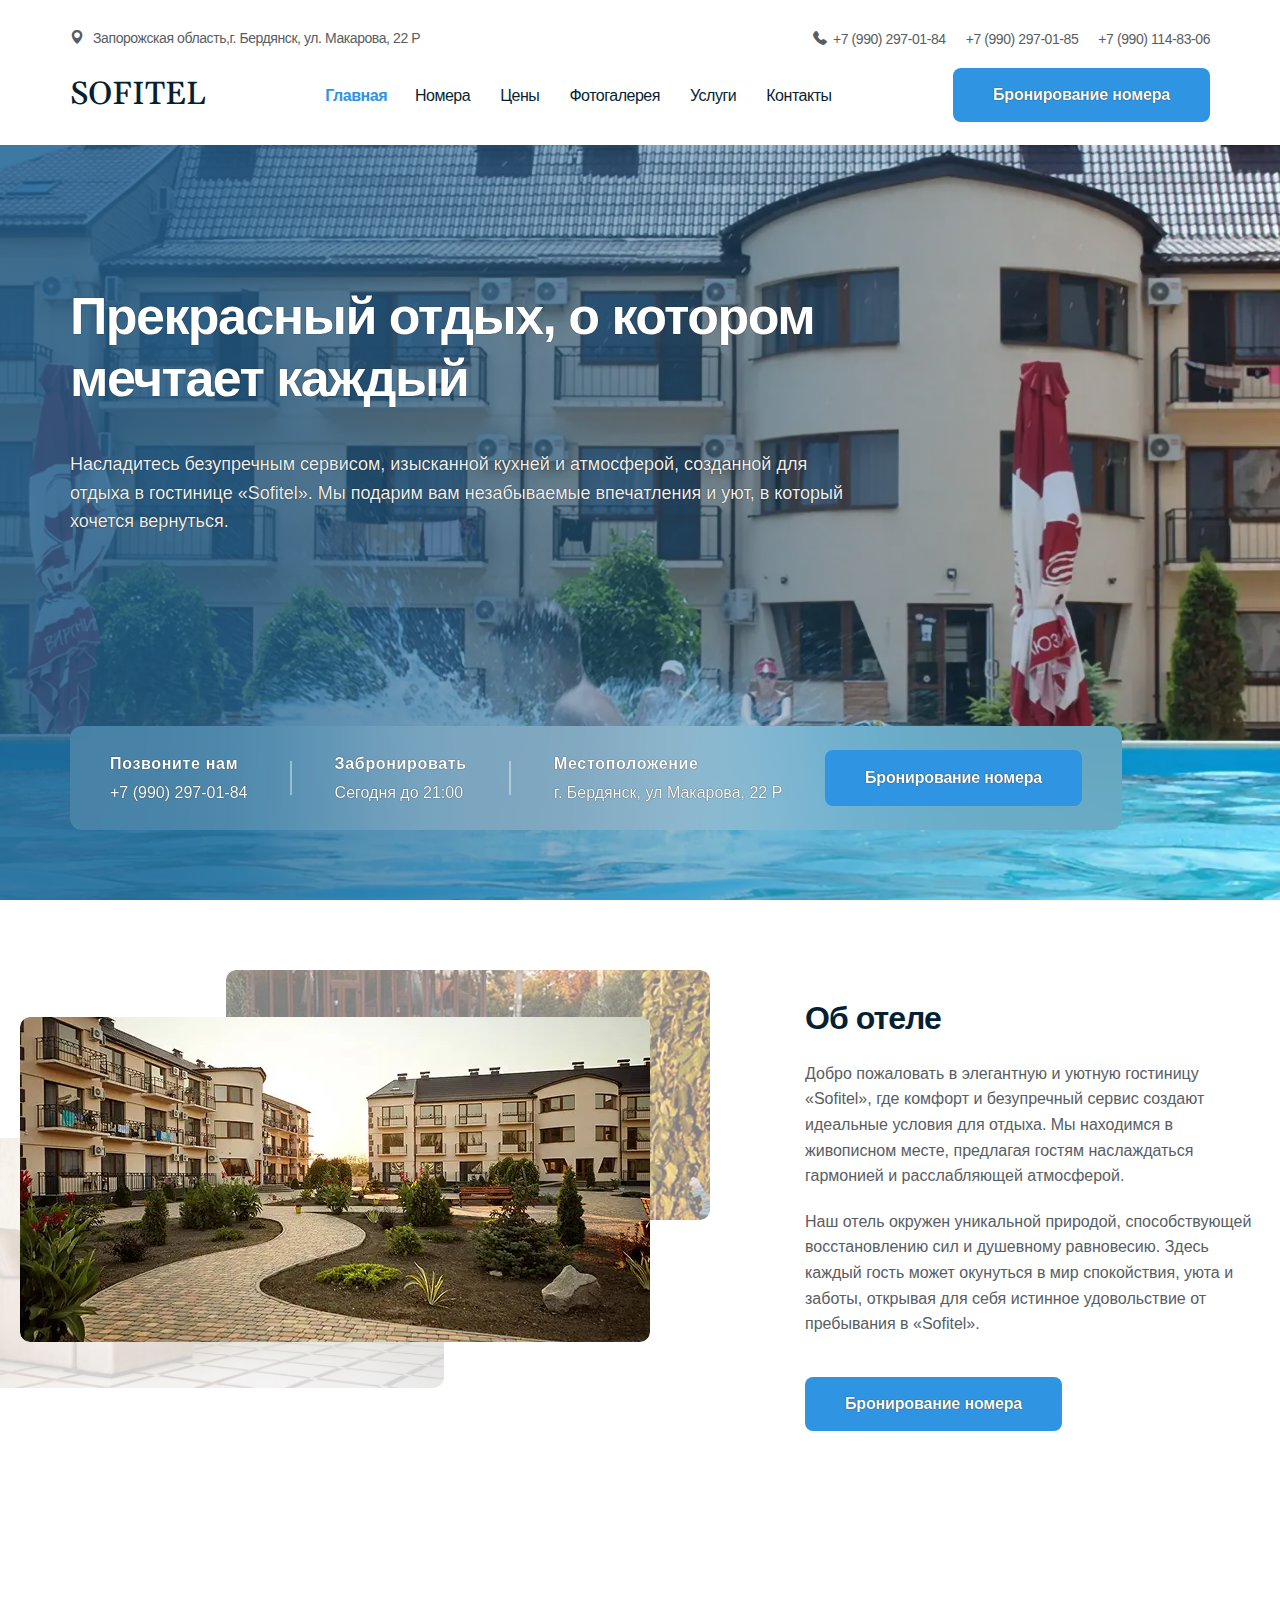
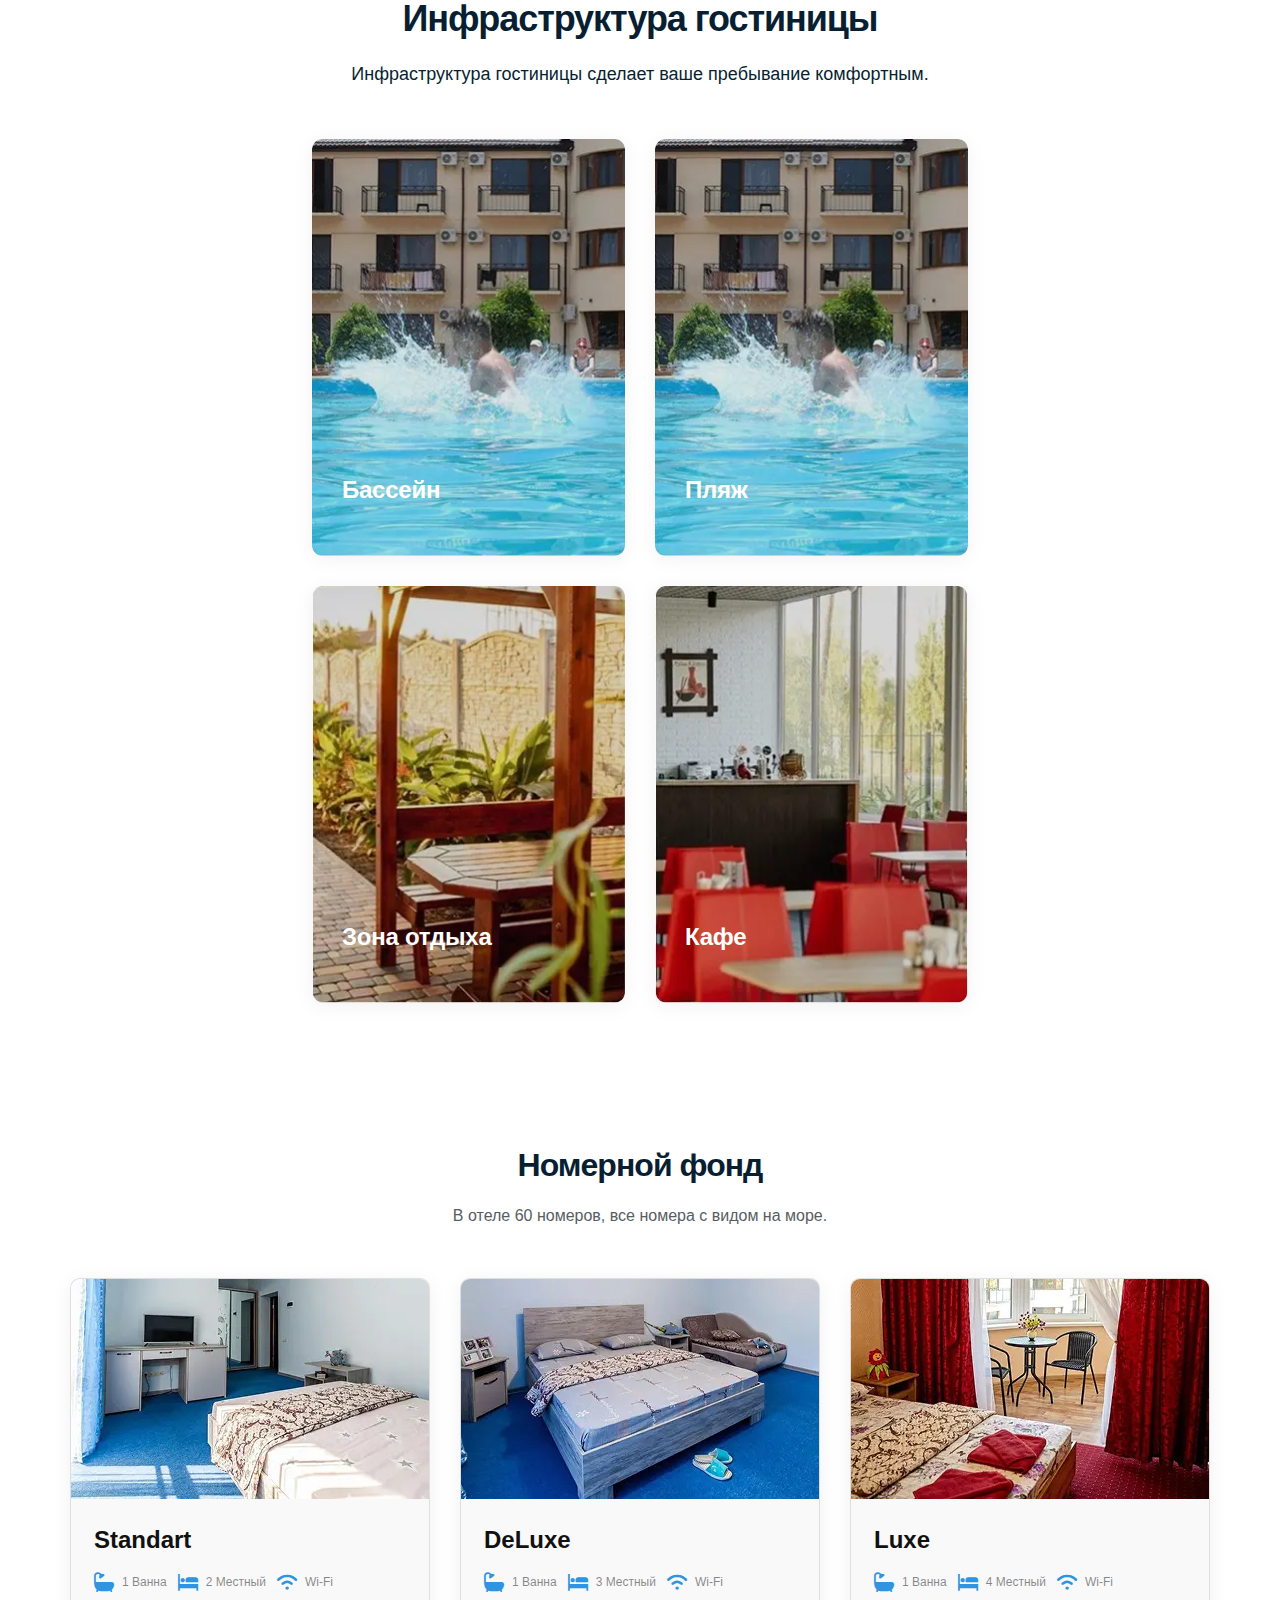
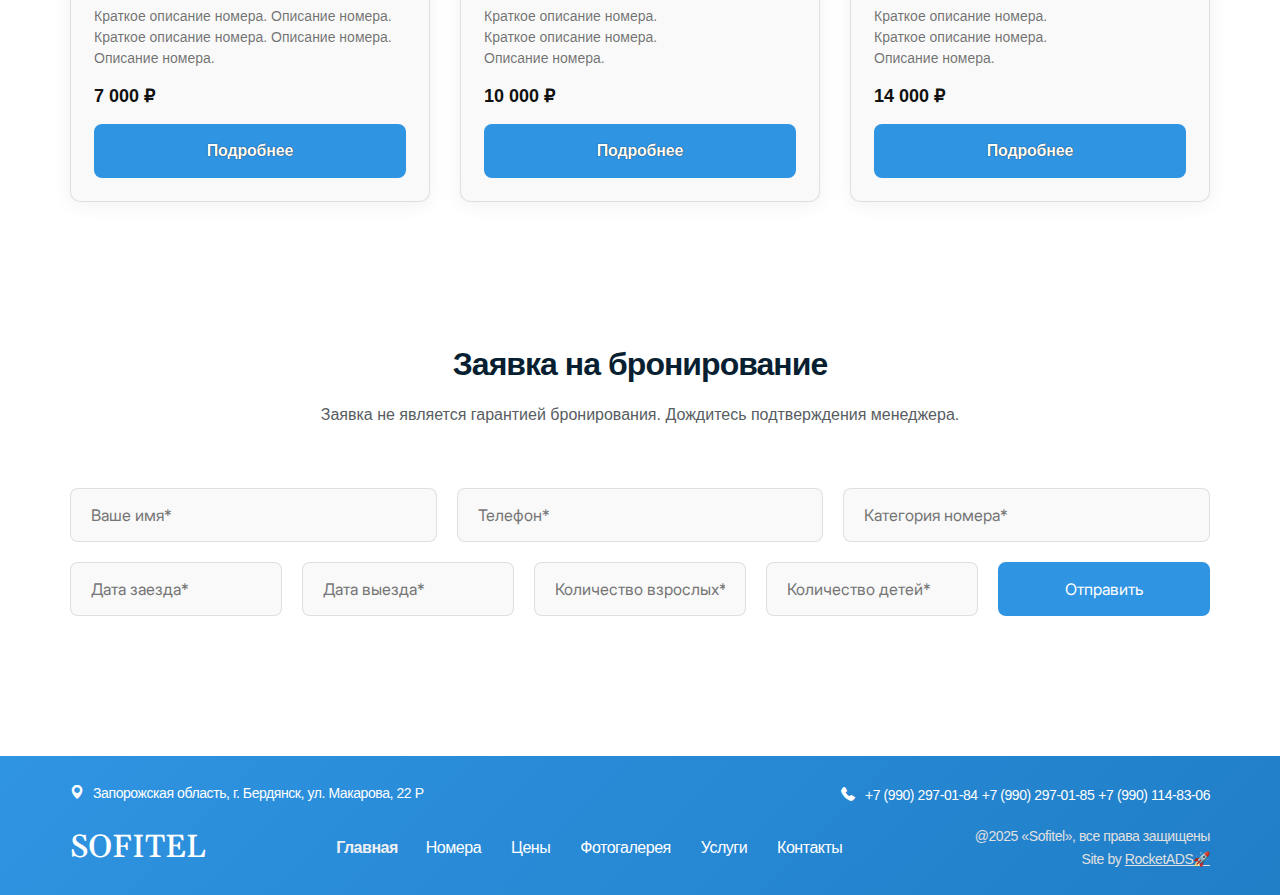
<file: index.html>
<!DOCTYPE html>
<html lang="ru">
<head>
	<meta charset="UTF-8">
	<meta name="viewport" content="width=device-width, initial-scale=1.0">

	<title>SOFITEL Бердянск | Идеальный отдых на Бердянской косе</title>

	<meta name="description" content="Погрузитесь в атмосферу спокойствия и комфорта в отеле SOFITEL на Бердянской косе. Отличное место для отдыха на Азовском побережье">

	<link rel="stylesheet" href="./css/style.min.css?_v=20250311154756">

</head>
<body id="Главная" data-page="home">
	<div id="preloader">
		<span>SOFITEL</span>
	</div>

	<div class="wrapper">
		<header class="header">
	<div class="container header__container">
		<div class="header__top">
			<div class="row header__row">
				<div class="col">
					<div class="header__address">
						<p>
							<i class="icon-mark"></i>
							<span>Запорожская область,<br>г. Бердянск, ул. Макарова, 22 Р</span>
						</p>
					</div>
				</div>
				<div class="col">
					<div class="header__tels">
						<a href="tel:+79902970184"><i class="icon-phone"></i>+7 (990) 297-01-84</a>
						<a href="tel:+79902970185"><i class="icon-phone d-none"></i>+7 (990) 297-01-85</a>
						<a href="tel:+79901148306"><i class="icon-phone d-none"></i>+7 (990) 114-83-06</a>
					</div>
				</div>
				<nav class="header__nav nav nav--mob">
					<ul>
						<li><a href="./" data-page="Главная">Главная</a></li>
						<li><a href="./rooms.html" data-page="Номера">Номера</a></li>
						<li><a href="./prices.html" data-page="Цены">Цены</a></li>
						<li><a href="./gallery.html" data-page="Фотогалерея">Фотогалерея</a></li>
						<li><a href="./services.html" data-page="Услуги">Услуги</a></li>
						<li><a href="./contacts.html" data-page="Контакты">Контакты</a></li>
					</ul>
				</nav>
			</div>
		</div>
		<div class="header__menu">
			<a href="./" class="logo logo-hd">SOFITEL</a>
			<span class="logo logo-mob-menu mob_menu_btn">MENU</span>
			<nav class="header__nav nav">
				<ul>
					<li><a href="./" data-page="Главная">Главная</a></li>
					<li><a href="./rooms.html" data-page="Номера">Номера</a></li>
					<li><a href="./prices.html" data-page="Цены">Цены</a></li>
					<li><a href="./gallery.html" data-page="Фотогалерея">Фотогалерея</a></li>
					<li><a href="./services.html" data-page="Услуги">Услуги</a></li>
					<li><a href="./contacts.html" data-page="Контакты">Контакты</a></li>
				</ul>
			</nav>
			<div class="header__btn">
				<a href="#booking" class="btn">Бронирование номера</a>
				<div class="burger mob_menu_btn">
					<span></span>
				</div>
			</div>
		</div>
	</div>
</header>
		<main class="main">
			<div class="home-bunner">
				<div class="container">
					<div class="home-bunner__container">
						<div class="home-bunner__heading">
							<div class="home-bunner__title">
								<h1>Прекрасный отдых, о&nbsp;котором мечтает каждый</h1>
							</div>
							<div class="home-bunner__subtitle">
								<p>
									Насладитесь безупречным сервисом, изысканной кухней и атмосферой, созданной для отдыха в гостинице «Sofitel». Мы
									подарим вам незабываемые впечатления и уют, в который хочется вернуться.
								</p>
							</div>
						</div>
						<div class="home-bunner__bunner-contacts border-flesh">
							<span class="border-flesh__item"></span>
							<span class="border-flesh__item"></span>
							<span class="border-flesh__item"></span>
							<span class="border-flesh__item"></span>
							<div class="bunner-contacts__item bunner-contacts__item--fc">
								<span class="bunner-contacts__title">Позвоните нам</span>
								<a href="tel:+79902970184" class="bunner-contacts__text">+7 (990) 297-01-84</a>
							</div>
							<span class="bunner-contacts__devider"></span>
							<div class="bunner-contacts__item">
								<span class="bunner-contacts__title">Забронировать</span>
								<span class="bunner-contacts__text">Сегодня до 21:00</span>
							</div>
							<span class="bunner-contacts__devider"></span>
							<div class="bunner-contacts__item">
								<span class="bunner-contacts__title">Местоположение</span>
								<span class="bunner-contacts__text">г. Бердянск, ул&nbsp;Макарова,&nbsp;22&nbsp;Р</span>
							</div>
							<div class="bunner-contacts__item">
								<a href="#booking" class="btn">Бронирование номера</a>
							</div>
						</div>
					</div>
				</div>
			</div>

			<section class="section">
				<article class="article">
					<div class="container container--extend">
						<div class="info-block">
							<div class="info-block__mini-slider">
								<div class="mini-slider" id="gallery">
									<picture><source srcset="./img/mini-slider/slide1.webp" type="image/webp"><img src="./img/mini-slider/slide1.jpg" alt="sofitel slide 1" data-index="0" class="first"></picture>
									<picture><source srcset="./img/mini-slider/slide2.webp" type="image/webp"><img src="./img/mini-slider/slide2.jpg" alt="sofitel slide 2" data-index="1" class="second"></picture>
									<picture><source srcset="./img/mini-slider/slide3.webp" type="image/webp"><img src="./img/mini-slider/slide3.jpg" alt="sofitel slide 3" data-index="2" class="third"></picture>
								</div>
							</div>
							<div class="info-block__txt-content">
								<div class="txt-content">
									<div class="txt-content__title">
										<h2>Об отеле</h2>
									</div>
									<p>
										Добро пожаловать в элегантную и уютную гостиницу «Sofitel», где комфорт и безупречный сервис создают идеальные условия для отдыха. Мы находимся в живописном месте, предлагая гостям наслаждаться гармонией и расслабляющей атмосферой.
									</p>
									<p>
										Наш отель окружен уникальной природой, способствующей восстановлению сил и душевному равновесию. Здесь каждый гость может
										окунуться в мир спокойствия, уюта и заботы, открывая для себя истинное удовольствие от пребывания в «Sofitel».
									</p>
									<div class="txt-content__btn">
										<a href="#booking" class="btn">Бронирование номера</a>
									</div>
								</div>
							</div>
						</div>
					</div>
				</article>
			</section>

			<section class="section">
				<article class="article">
					<div class="container">
						<div class="cards-flips">
							<div class="cards-flips__heading">
								<h2 class="cards-flips__title">
									Инфраструктура гостиницы
								</h2>
								<p class="cards-flips__subtitle">
									Инфраструктура гостиницы<br> сделает ваше пребывание комфортным.
								</p>
							</div>
							<div class="cards-flips__cards">
								<div class="cards">
									<div class="card">
										<div class="card__img">
											<picture><source srcset="./img/card_pool.webp" type="image/webp"><img src="./img/card_pool.jpg" alt="Бассейн"></picture>
										</div>
										<div class="card__content">
											<h3>Бассейн</h3>
											<p>
												Собственный песчаный пляж отеля «Sofitel» находится на Бердянской Косе.
											</p>
										</div>
									</div>
									<div class="card">
										<div class="card__img">
											<picture><source srcset="./img/card_pool.webp" type="image/webp"><img src="./img/card_pool.jpg" alt="Пляж"></picture>
										</div>
										<div class="card__content">
											<h3>Пляж</h3>
											<p>
												Собственный песчаный пляж отеля «Sofitel» находится на Бердянской Косе.
											</p>
										</div>
									</div>
									<div class="card">
										<div class="card__img">
											<picture><source srcset="./img/card_recreation.webp" type="image/webp"><img src="./img/card_recreation.jpg" alt="Зона отдыха"></picture>
										</div>
										<div class="card__content">
											<h3>Зона отдыха</h3>
											<p>
												Собственный песчаный пляж отеля «Sofitel» находится на Бердянской Косе.
											</p>
										</div>
									</div>
									<div class="card">
										<div class="card__img">
											<picture><source srcset="./img/card_cafe.webp" type="image/webp"><img src="./img/card_cafe.jpg" alt="Кафе"></picture>
										</div>
										<div class="card__content">
											<h3>Кафе</h3>
											<p>
												Собственный песчаный пляж отеля «Sofitel» находится на Бердянской Косе.
											</p>
										</div>
									</div>
								</div>
							</div>
						</div>
					</div>
				</article>
			</section>

			<section class="section">
				<article class="article">
					<div class="container">
						<div class="cards-product">
							<div class="cards-product__heading">
								<h2 class="cards-product__title">
									Номерной фонд
								</h2>
								<p class="cards-product__subtitle">
									В отеле 60 номеров, все номера с видом на море.
								</p>
							</div>
							<div class="cards-product__cards">
								<div class="cards-product__card-item">
									<div class="card-item__img">
										<picture><source srcset="./img/room-1_1.webp" type="image/webp"><img src="./img/room-1_1.jpg" alt=""></picture>
									</div>
									<div class="card-item__content">
										<h3>Standart</h3>
										<div class="card-item__specialty">
											<span>
												<i class="icon-bath"></i>
												1 Ванна
											</span>
											<span>
												<i class="icon-bed"></i>
												2 Местный
											</span>
											<span>
												<i class="icon-wifi"></i>
												Wi-Fi
											</span>
										</div>
										<ul class="card-item__list">
											<li>Краткое описание номера. Описание номера.</li>
											<li>Краткое описание номера. Описание номера.</li>
											<li>Описание номера.</li>
										</ul>
										<span class="card-item__price">7 000 ₽</span>
										<button class="btn card-item__btn">Подробнее</button>
									</div>
								</div>
								<div class="cards-product__card-item">
									<div class="card-item__img">
										<picture><source srcset="./img/room-1_2.webp" type="image/webp"><img src="./img/room-1_2.jpg" alt=""></picture>
									</div>
									<div class="card-item__content">
										<h3>DeLuxe</h3>
										<div class="card-item__specialty">
											<span>
												<i class="icon-bath"></i>
												1 Ванна
											</span>
											<span>
												<i class="icon-bed"></i>
												3 Местный
											</span>
											<span>
												<i class="icon-wifi"></i>
												Wi-Fi
											</span>
										</div>
										<ul class="card-item__list">
											<li>Краткое описание номера.</li>
											<li>Краткое описание номера.</li>
											<li>Описание номера.</li>
										</ul>
										<span class="card-item__price">10 000 ₽</span>
										<button class="btn card-item__btn">Подробнее</button>
									</div>
								</div>
								<div class="cards-product__card-item">
									<div class="card-item__img">
										<picture><source srcset="./img/room-1_3.webp" type="image/webp"><img src="./img/room-1_3.jpg" alt=""></picture>
									</div>
									<div class="card-item__content">
										<h3>Luxe</h3>
										<div class="card-item__specialty">
											<span>
												<i class="icon-bath"></i>
												1 Ванна
											</span>
											<span>
												<i class="icon-bed"></i>
												4 Местный
											</span>
											<span>
												<i class="icon-wifi"></i>
												Wi-Fi
											</span>
										</div>
										<ul class="card-item__list">
											<li>Краткое описание номера.</li>
											<li>Краткое описание номера.</li>
											<li>Описание номера.</li>
										</ul>
										<span class="card-item__price">14 000 ₽</span>
										<button class="btn card-item__btn">Подробнее</button>
									</div>
								</div>
							</div>
						</div>
					</div>
				</article>
			</section>

		</main>
		<section class="section" id="booking">
	<article class="article">
		<div class="container">
			<div class="section__heading heading">
				<h2 class="heading__title">Заявка на бронирование</h2>		
				<span class="heading__subtitle">Заявка не является гарантией бронирования. Дождитесь подтверждения менеджера.</span>
			</div>
			<div class="form-block">
				<form class="form" id="form">
					<input class="form__item" type="text" placeholder="Ваше имя*" required>
					<input class="form__item" type="tel" placeholder="Телефон*" required>
					<input class="form__item" type="text" placeholder="Категория номера*" required>
					<input class="form__item" type="text" placeholder="Дата заезда*" required>
					<input class="form__item" type="text" placeholder="Дата выезда*" required>
					<input class="form__item" type="text" placeholder="Количество взрослых*" required>
					<input class="form__item" type="text" placeholder="Количество детей*" required>
					<button class="form__item" type="submit">Отправить</button>
				</form>
			</div>
		</div>
	</article>
</section>
		<footer class="footer">
	<div class="container">
		<div class="footer__top">
			<div class="row footer__row">
				<div class="col footer__col footer__info footer__info--mob">
					<span>@2025 «Sofitel», все права защищены</span>
					<span>Site by <a href="https://rocket-ads.ru">RocketADS🚀</a></span>
				</div>
				<div class="col footer__col">
					<span class="footer__col-title">Местоположение</span>
					<div class="footer__address">
						<p>
							<i class="icon-mark"></i>
							<span>Запорожская область, г. Бердянск, ул. Макарова, 22 Р</span>
						</p>
					</div>
				</div>
				<div class="col footer__col">
					<span class="footer__col-title">Позвоните нам</span>
					<div class="footer__tels">
						<i class="icon-phone"></i>
						<a href="tel:+79902970184">+7 (990) 297-01-84</a>
						<a href="tel:+79902970185">+7 (990) 297-01-85</a>
						<a href="tel:+79901148306">+7 (990) 114-83-06</a>
					</div>
				</div>
				<div class="col footer__col footer__logo footer__logo--mob">
					<a href="./" class="logo logo--white">SOFITEL</a>
				</div>
			</div>
		</div>
		<div class="footer__menu">
			<a href="./" class="logo logo--white">SOFITEL</a>
			<nav class="footer__nav">
				<ul>
					<li><a href="./" data-page="Главная">Главная</a></li>
					<li><a href="./rooms.html" data-page="Номера">Номера</a></li>
					<li><a href="./prices.html" data-page="Цены">Цены</a></li>
					<li><a href="./gallery.html" data-page="Фотогалерея">Фотогалерея</a></li>
					<li><a href="./services.html" data-page="Услуги">Услуги</a></li>
					<li><a href="./contacts.html" data-page="Контакты">Контакты</a></li>
				</ul>
			</nav>
			<div class="footer__info">
				<span>@2025 «Sofitel», все права защищены</span>
				<span>Site by <a href="https://rocket-ads.ru">RocketADS🚀</a></span>
			</div>
		</div>
	</div>
</footer>
	</div>

	<script src="./js/app.min.js?_v=20250311154756" defer></script>

</body>
</html>
</file>
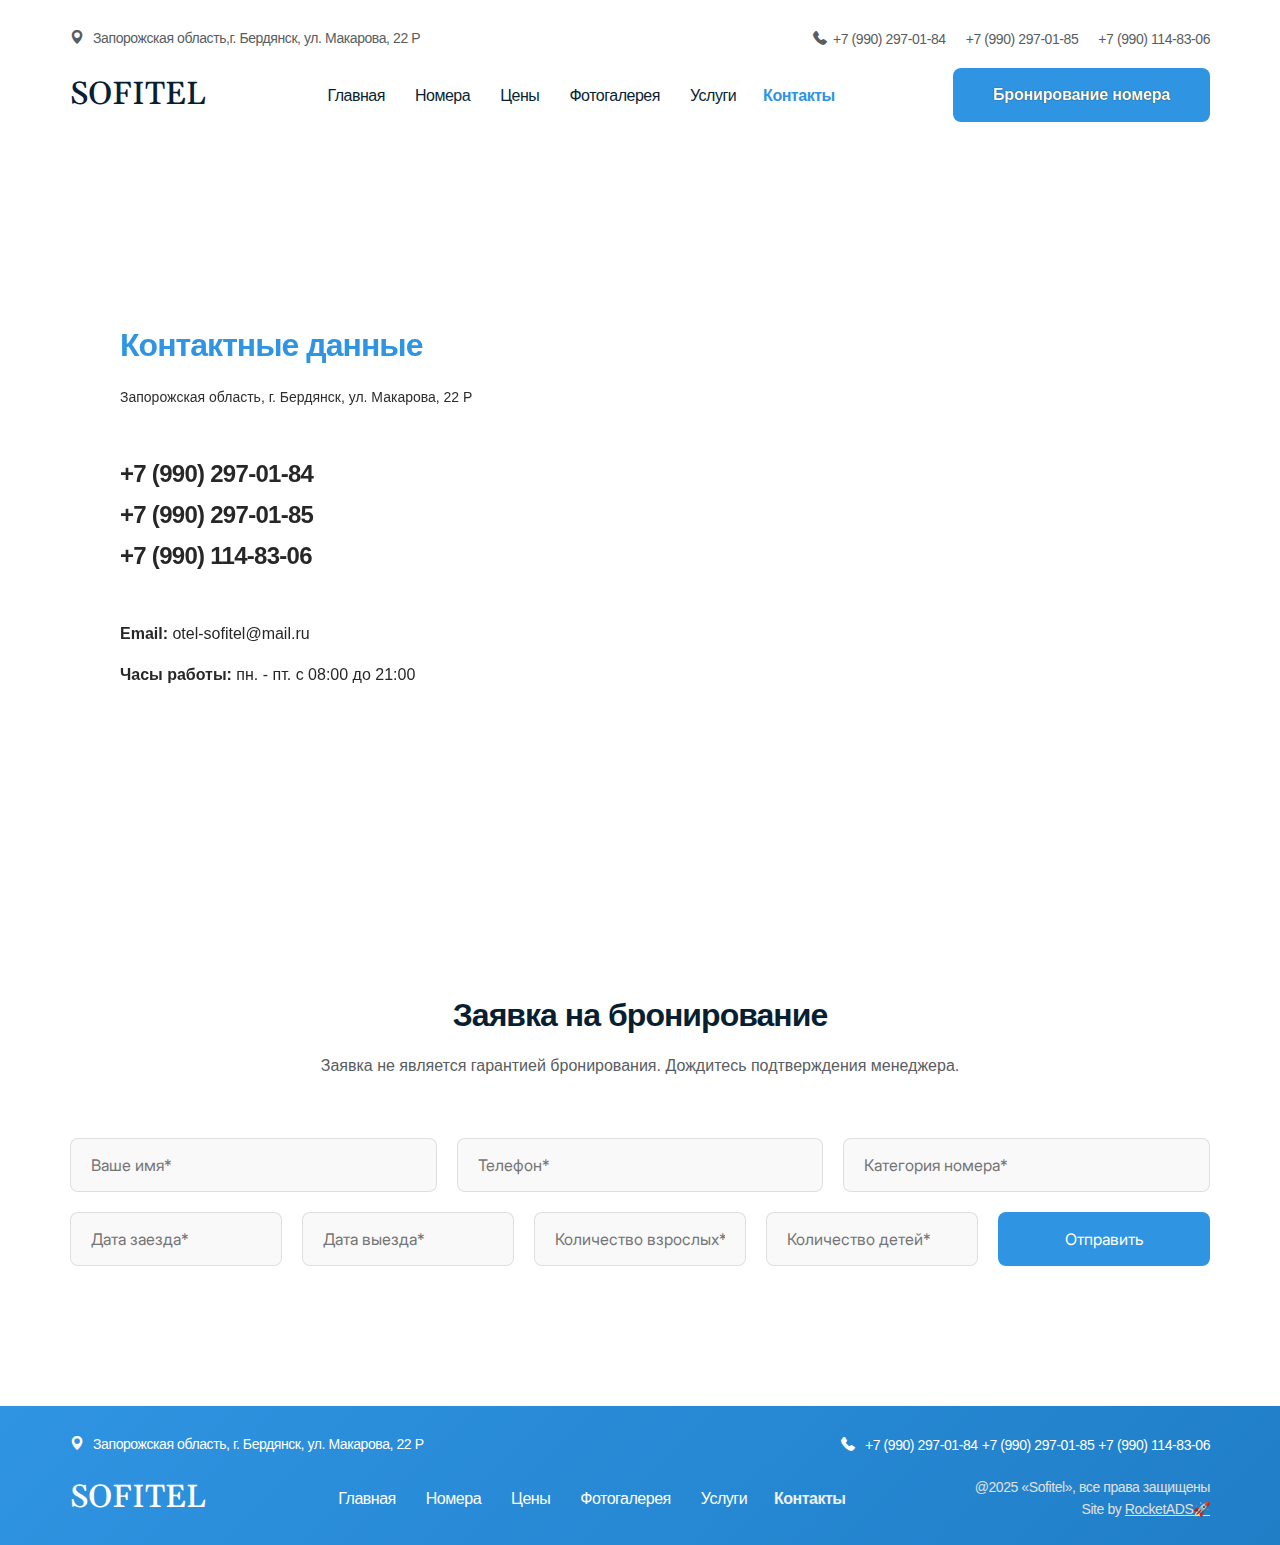
<file: contacts.html>
<!DOCTYPE html>
<html lang="ru">
<head>
	<meta charset="UTF-8">
	<meta name="viewport" content="width=device-width, initial-scale=1.0">

	<title>SOFITEL Бердянск | Идеальный отдых на Бердянской косе</title>

	<meta name="description"
		content="Погрузитесь в атмосферу спокойствия и комфорта в отеле SOFITEL на Бердянской косе. Отличное место для отдыха на Азовском побережье">

	<link rel="stylesheet" href="./css/style.min.css?_v=20250311154756">

</head>
<body id="Контакты" data-page="contacts">
	<div id="preloader">
		<span>SOFITEL</span>
	</div>
	<div class="wrapper">
		<header class="header">
	<div class="container header__container">
		<div class="header__top">
			<div class="row header__row">
				<div class="col">
					<div class="header__address">
						<p>
							<i class="icon-mark"></i>
							<span>Запорожская область,<br>г. Бердянск, ул. Макарова, 22 Р</span>
						</p>
					</div>
				</div>
				<div class="col">
					<div class="header__tels">
						<a href="tel:+79902970184"><i class="icon-phone"></i>+7 (990) 297-01-84</a>
						<a href="tel:+79902970185"><i class="icon-phone d-none"></i>+7 (990) 297-01-85</a>
						<a href="tel:+79901148306"><i class="icon-phone d-none"></i>+7 (990) 114-83-06</a>
					</div>
				</div>
				<nav class="header__nav nav nav--mob">
					<ul>
						<li><a href="./" data-page="Главная">Главная</a></li>
						<li><a href="./rooms.html" data-page="Номера">Номера</a></li>
						<li><a href="./prices.html" data-page="Цены">Цены</a></li>
						<li><a href="./gallery.html" data-page="Фотогалерея">Фотогалерея</a></li>
						<li><a href="./services.html" data-page="Услуги">Услуги</a></li>
						<li><a href="./contacts.html" data-page="Контакты">Контакты</a></li>
					</ul>
				</nav>
			</div>
		</div>
		<div class="header__menu">
			<a href="./" class="logo logo-hd">SOFITEL</a>
			<span class="logo logo-mob-menu mob_menu_btn">MENU</span>
			<nav class="header__nav nav">
				<ul>
					<li><a href="./" data-page="Главная">Главная</a></li>
					<li><a href="./rooms.html" data-page="Номера">Номера</a></li>
					<li><a href="./prices.html" data-page="Цены">Цены</a></li>
					<li><a href="./gallery.html" data-page="Фотогалерея">Фотогалерея</a></li>
					<li><a href="./services.html" data-page="Услуги">Услуги</a></li>
					<li><a href="./contacts.html" data-page="Контакты">Контакты</a></li>
				</ul>
			</nav>
			<div class="header__btn">
				<a href="#booking" class="btn">Бронирование номера</a>
				<div class="burger mob_menu_btn">
					<span></span>
				</div>
			</div>
		</div>
	</div>
</header>
		<main class="main">
			<div class="map">
				<div class="map__wrapper">
					<div class="container">
						<div class="map__info">
							<h1 class="map__title">
								Контактные данные
							</h1>
							<span class="map__address">
								Запорожская область, г.&nbsp;Бердянск, ул.&nbsp;Макарова,&nbsp;22&nbsp;Р
							</span>
							<ul class="map__contacts-list">
								<li><a href="tel:+79902970184">+7 (990) 297-01-84</a></li>
								<li><a href="tel:+79902970185">+7 (990) 297-01-85</a></li>
								<li><a href="tel:+79901148306">+7 (990) 114-83-06</a></li>
							</ul>
							<p class="map__contacts">
								<span class="title">Email: </span>
								<a href="mailto:otel-sofitel@mail.ru">otel-sofitel@mail.ru</a>
							</p>
							<p class="map__contacts">
								<span class="title">Часы работы: </span>
								<a href="mailto:otel-sofitel@mail.ru">пн. - пт. с 08:00 до 21:00</a>
							</p>
						</div>
					</div>
				</div>
				<div class="map__container" id="map"></div>
			</div>
			<section class="section" id="booking">
	<article class="article">
		<div class="container">
			<div class="section__heading heading">
				<h2 class="heading__title">Заявка на бронирование</h2>		
				<span class="heading__subtitle">Заявка не является гарантией бронирования. Дождитесь подтверждения менеджера.</span>
			</div>
			<div class="form-block">
				<form class="form" id="form">
					<input class="form__item" type="text" placeholder="Ваше имя*" required>
					<input class="form__item" type="tel" placeholder="Телефон*" required>
					<input class="form__item" type="text" placeholder="Категория номера*" required>
					<input class="form__item" type="text" placeholder="Дата заезда*" required>
					<input class="form__item" type="text" placeholder="Дата выезда*" required>
					<input class="form__item" type="text" placeholder="Количество взрослых*" required>
					<input class="form__item" type="text" placeholder="Количество детей*" required>
					<button class="form__item" type="submit">Отправить</button>
				</form>
			</div>
		</div>
	</article>
</section>
		</main>
		
		<footer class="footer">
	<div class="container">
		<div class="footer__top">
			<div class="row footer__row">
				<div class="col footer__col footer__info footer__info--mob">
					<span>@2025 «Sofitel», все права защищены</span>
					<span>Site by <a href="https://rocket-ads.ru">RocketADS🚀</a></span>
				</div>
				<div class="col footer__col">
					<span class="footer__col-title">Местоположение</span>
					<div class="footer__address">
						<p>
							<i class="icon-mark"></i>
							<span>Запорожская область, г. Бердянск, ул. Макарова, 22 Р</span>
						</p>
					</div>
				</div>
				<div class="col footer__col">
					<span class="footer__col-title">Позвоните нам</span>
					<div class="footer__tels">
						<i class="icon-phone"></i>
						<a href="tel:+79902970184">+7 (990) 297-01-84</a>
						<a href="tel:+79902970185">+7 (990) 297-01-85</a>
						<a href="tel:+79901148306">+7 (990) 114-83-06</a>
					</div>
				</div>
				<div class="col footer__col footer__logo footer__logo--mob">
					<a href="./" class="logo logo--white">SOFITEL</a>
				</div>
			</div>
		</div>
		<div class="footer__menu">
			<a href="./" class="logo logo--white">SOFITEL</a>
			<nav class="footer__nav">
				<ul>
					<li><a href="./" data-page="Главная">Главная</a></li>
					<li><a href="./rooms.html" data-page="Номера">Номера</a></li>
					<li><a href="./prices.html" data-page="Цены">Цены</a></li>
					<li><a href="./gallery.html" data-page="Фотогалерея">Фотогалерея</a></li>
					<li><a href="./services.html" data-page="Услуги">Услуги</a></li>
					<li><a href="./contacts.html" data-page="Контакты">Контакты</a></li>
				</ul>
			</nav>
			<div class="footer__info">
				<span>@2025 «Sofitel», все права защищены</span>
				<span>Site by <a href="https://rocket-ads.ru">RocketADS🚀</a></span>
			</div>
		</div>
	</div>
</footer>
	</div>

	<script src="./js/app.min.js?_v=20250311154756" defer></script>

</body>
</html>
</file>
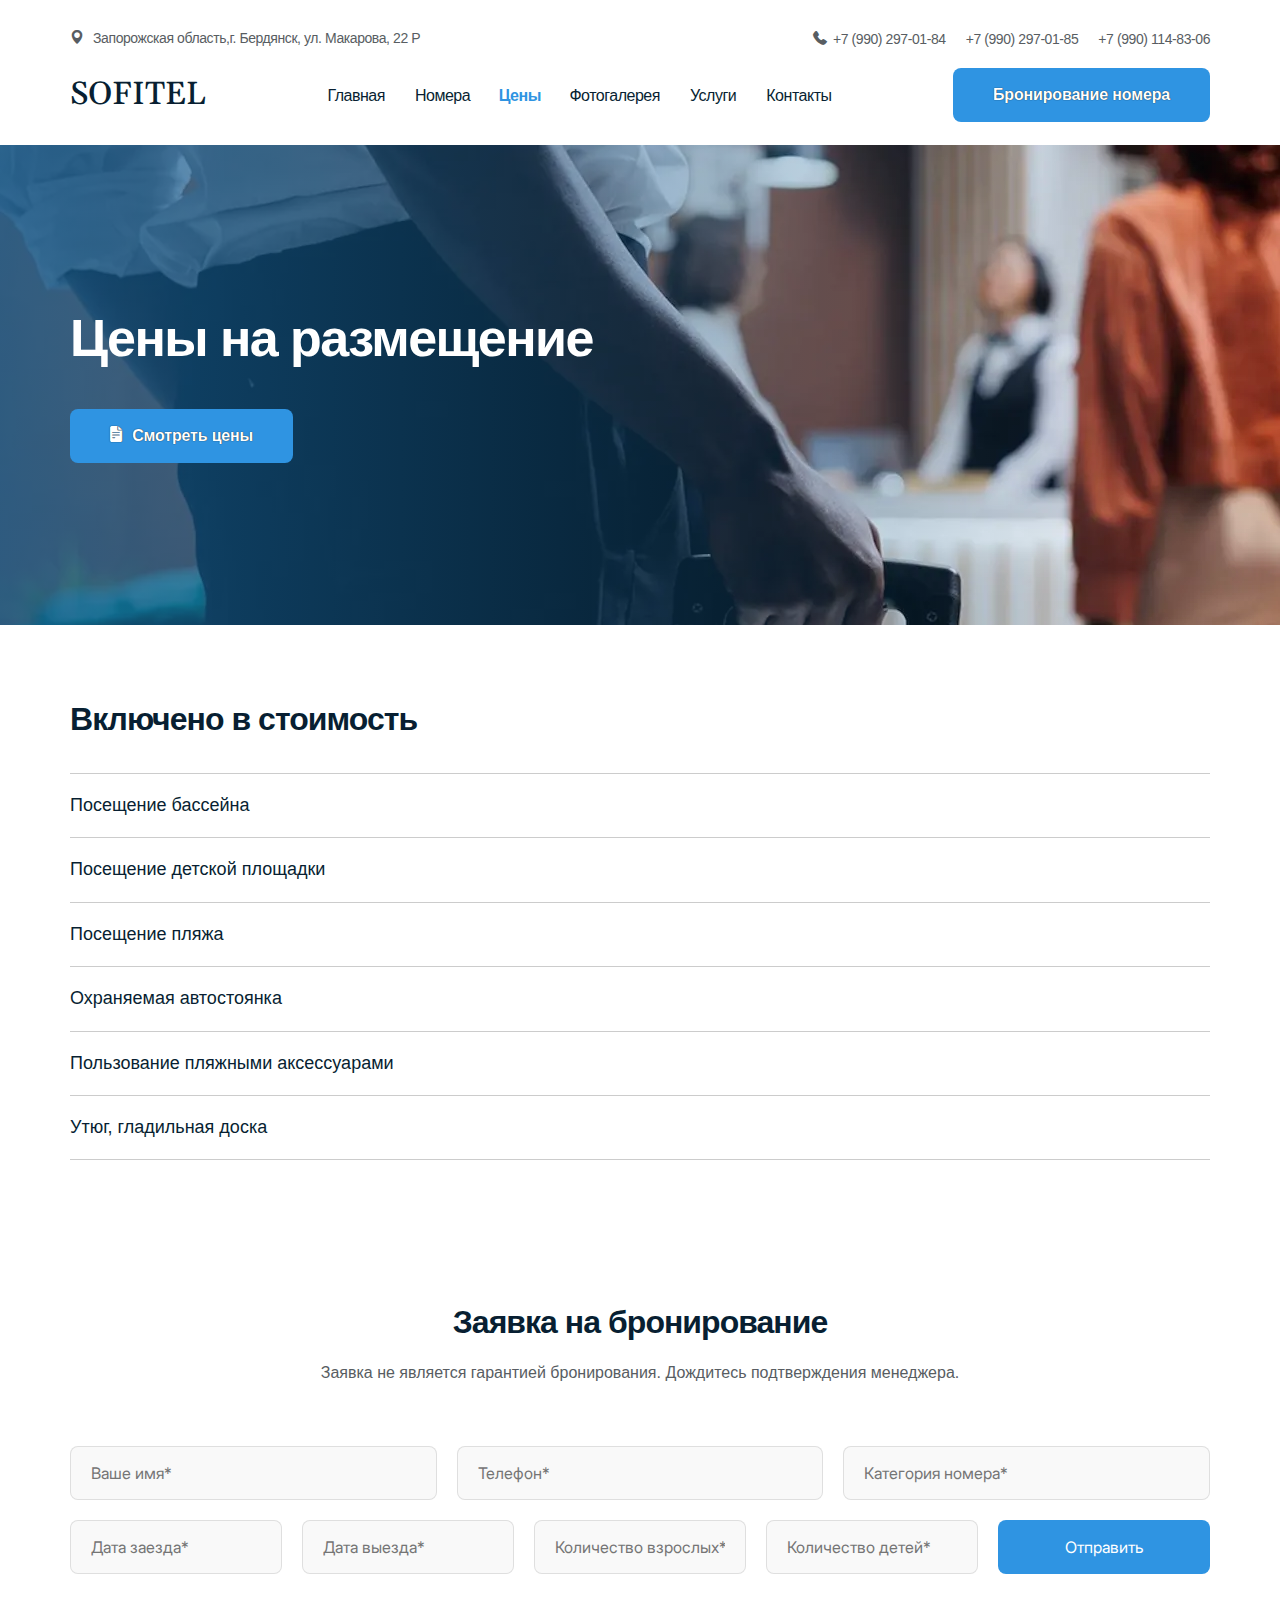
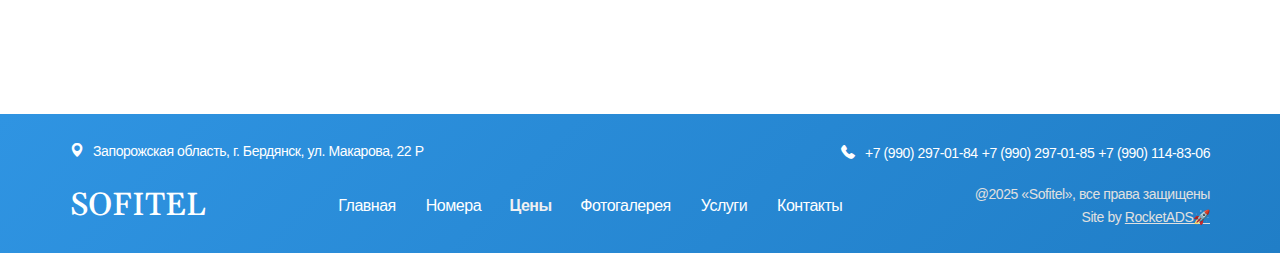
<file: prices.html>
<!DOCTYPE html>
<html lang="ru">
<head>
	<meta charset="UTF-8">
	<meta name="viewport" content="width=device-width, initial-scale=1.0">
	
	<title>SOFITEL Бердянск | Идеальный отдых на Бердянской косе</title>
	
	<meta name="description"
		content="Погрузитесь в атмосферу спокойствия и комфорта в отеле SOFITEL на Бердянской косе. Отличное место для отдыха на Азовском побережье">
		
	<link rel="stylesheet" href="./css/style.min.css?_v=20250311154756">
</head>
<body id="Цены" data-page="prices">
	<div id="preloader">
		<span>SOFITEL</span>
	</div>
	<div class="wrapper">
		<header class="header">
	<div class="container header__container">
		<div class="header__top">
			<div class="row header__row">
				<div class="col">
					<div class="header__address">
						<p>
							<i class="icon-mark"></i>
							<span>Запорожская область,<br>г. Бердянск, ул. Макарова, 22 Р</span>
						</p>
					</div>
				</div>
				<div class="col">
					<div class="header__tels">
						<a href="tel:+79902970184"><i class="icon-phone"></i>+7 (990) 297-01-84</a>
						<a href="tel:+79902970185"><i class="icon-phone d-none"></i>+7 (990) 297-01-85</a>
						<a href="tel:+79901148306"><i class="icon-phone d-none"></i>+7 (990) 114-83-06</a>
					</div>
				</div>
				<nav class="header__nav nav nav--mob">
					<ul>
						<li><a href="./" data-page="Главная">Главная</a></li>
						<li><a href="./rooms.html" data-page="Номера">Номера</a></li>
						<li><a href="./prices.html" data-page="Цены">Цены</a></li>
						<li><a href="./gallery.html" data-page="Фотогалерея">Фотогалерея</a></li>
						<li><a href="./services.html" data-page="Услуги">Услуги</a></li>
						<li><a href="./contacts.html" data-page="Контакты">Контакты</a></li>
					</ul>
				</nav>
			</div>
		</div>
		<div class="header__menu">
			<a href="./" class="logo logo-hd">SOFITEL</a>
			<span class="logo logo-mob-menu mob_menu_btn">MENU</span>
			<nav class="header__nav nav">
				<ul>
					<li><a href="./" data-page="Главная">Главная</a></li>
					<li><a href="./rooms.html" data-page="Номера">Номера</a></li>
					<li><a href="./prices.html" data-page="Цены">Цены</a></li>
					<li><a href="./gallery.html" data-page="Фотогалерея">Фотогалерея</a></li>
					<li><a href="./services.html" data-page="Услуги">Услуги</a></li>
					<li><a href="./contacts.html" data-page="Контакты">Контакты</a></li>
				</ul>
			</nav>
			<div class="header__btn">
				<a href="#booking" class="btn">Бронирование номера</a>
				<div class="burger mob_menu_btn">
					<span></span>
				</div>
			</div>
		</div>
	</div>
</header>
		<main class="main">
			<div class="page-bunner page-bunner--prices">
				<div class="container">
					<div class="page-bunner__heading">
						<h1 class="page-bunner__title">Цены на размещение</h1>
						<a href="#" class="btn">
							<i class="icon-pricelist" style="margin-right: 6px;"></i>
							Смотреть цены
						</a>
					</div>
				</div>
			</div>

			<section class="section">
				<article class="article">
					<div class="container">
						<div class="info-list">
							<h2 class="info-list__title">Включено в стоимость</h2>
							<ul>
								<li>
									Посещение бассейна
								</li>
								<li>
									Посещение детской площадки
								</li>
								<li>
									Посещение пляжа
								</li>
								<li>
									Охраняемая автостоянка
								</li>
								<li>
									Пользование пляжными аксессуарами
								</li>
								<li>
									Утюг, гладильная доска
								</li>
							</ul>
						</div>
					</div>
				</article>
			</section>

		</main>
		<section class="section" id="booking">
	<article class="article">
		<div class="container">
			<div class="section__heading heading">
				<h2 class="heading__title">Заявка на бронирование</h2>		
				<span class="heading__subtitle">Заявка не является гарантией бронирования. Дождитесь подтверждения менеджера.</span>
			</div>
			<div class="form-block">
				<form class="form" id="form">
					<input class="form__item" type="text" placeholder="Ваше имя*" required>
					<input class="form__item" type="tel" placeholder="Телефон*" required>
					<input class="form__item" type="text" placeholder="Категория номера*" required>
					<input class="form__item" type="text" placeholder="Дата заезда*" required>
					<input class="form__item" type="text" placeholder="Дата выезда*" required>
					<input class="form__item" type="text" placeholder="Количество взрослых*" required>
					<input class="form__item" type="text" placeholder="Количество детей*" required>
					<button class="form__item" type="submit">Отправить</button>
				</form>
			</div>
		</div>
	</article>
</section>
		<footer class="footer">
	<div class="container">
		<div class="footer__top">
			<div class="row footer__row">
				<div class="col footer__col footer__info footer__info--mob">
					<span>@2025 «Sofitel», все права защищены</span>
					<span>Site by <a href="https://rocket-ads.ru">RocketADS🚀</a></span>
				</div>
				<div class="col footer__col">
					<span class="footer__col-title">Местоположение</span>
					<div class="footer__address">
						<p>
							<i class="icon-mark"></i>
							<span>Запорожская область, г. Бердянск, ул. Макарова, 22 Р</span>
						</p>
					</div>
				</div>
				<div class="col footer__col">
					<span class="footer__col-title">Позвоните нам</span>
					<div class="footer__tels">
						<i class="icon-phone"></i>
						<a href="tel:+79902970184">+7 (990) 297-01-84</a>
						<a href="tel:+79902970185">+7 (990) 297-01-85</a>
						<a href="tel:+79901148306">+7 (990) 114-83-06</a>
					</div>
				</div>
				<div class="col footer__col footer__logo footer__logo--mob">
					<a href="./" class="logo logo--white">SOFITEL</a>
				</div>
			</div>
		</div>
		<div class="footer__menu">
			<a href="./" class="logo logo--white">SOFITEL</a>
			<nav class="footer__nav">
				<ul>
					<li><a href="./" data-page="Главная">Главная</a></li>
					<li><a href="./rooms.html" data-page="Номера">Номера</a></li>
					<li><a href="./prices.html" data-page="Цены">Цены</a></li>
					<li><a href="./gallery.html" data-page="Фотогалерея">Фотогалерея</a></li>
					<li><a href="./services.html" data-page="Услуги">Услуги</a></li>
					<li><a href="./contacts.html" data-page="Контакты">Контакты</a></li>
				</ul>
			</nav>
			<div class="footer__info">
				<span>@2025 «Sofitel», все права защищены</span>
				<span>Site by <a href="https://rocket-ads.ru">RocketADS🚀</a></span>
			</div>
		</div>
	</div>
</footer>
	</div>

	<script src="./js/app.min.js?_v=20250311154756" defer></script>

</body>
</html>
</file>
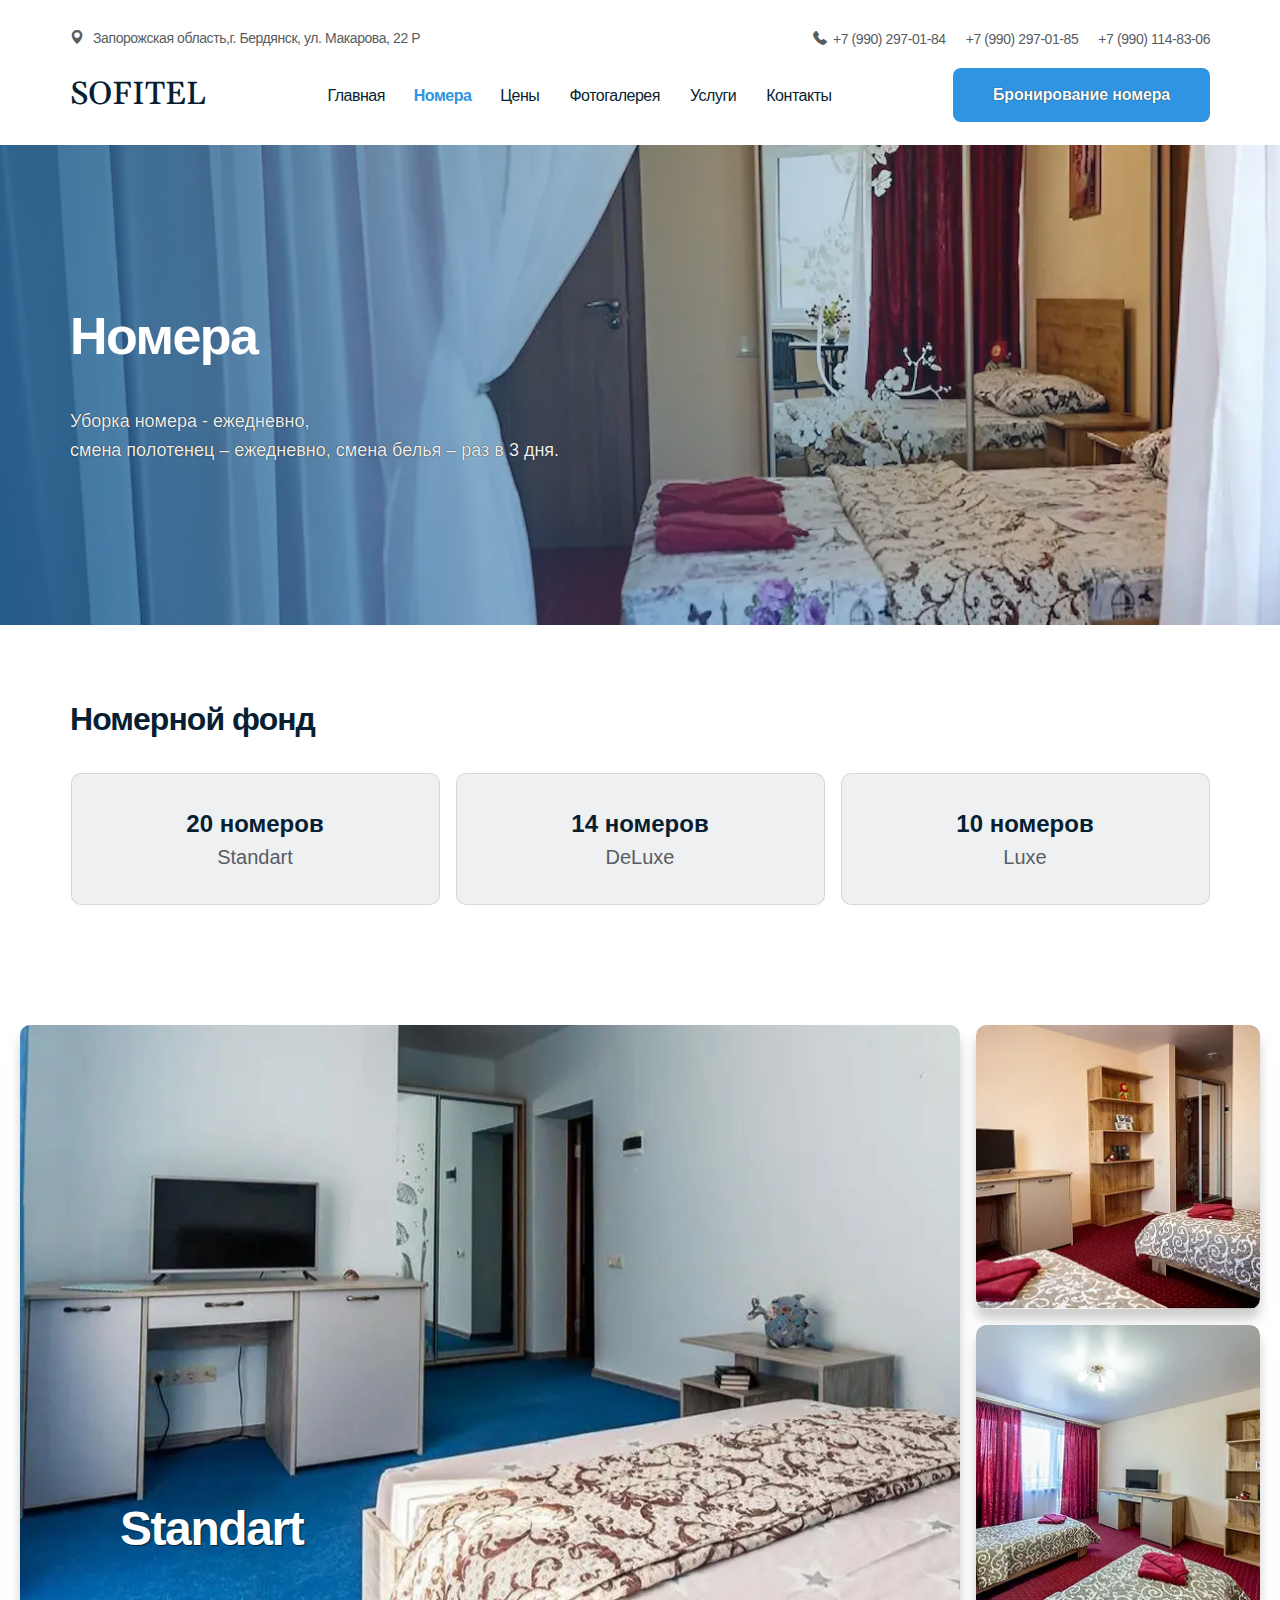
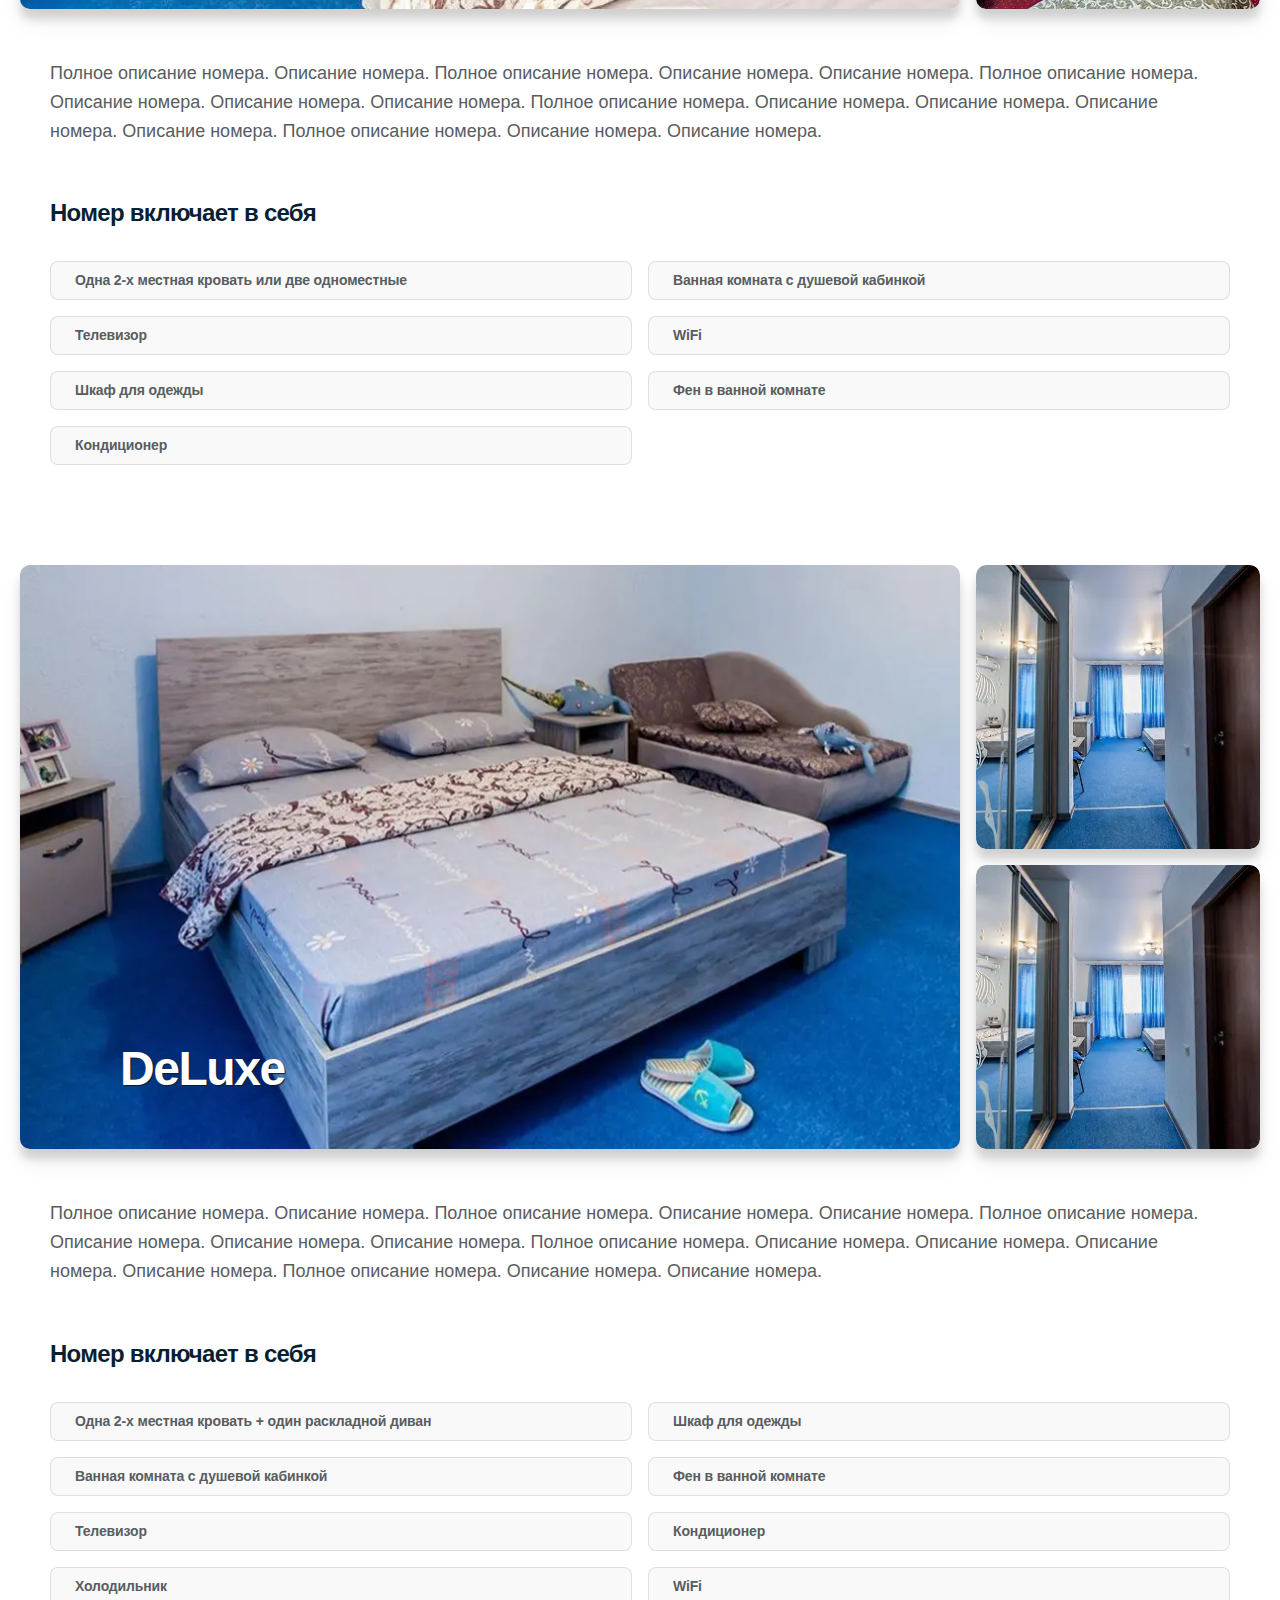
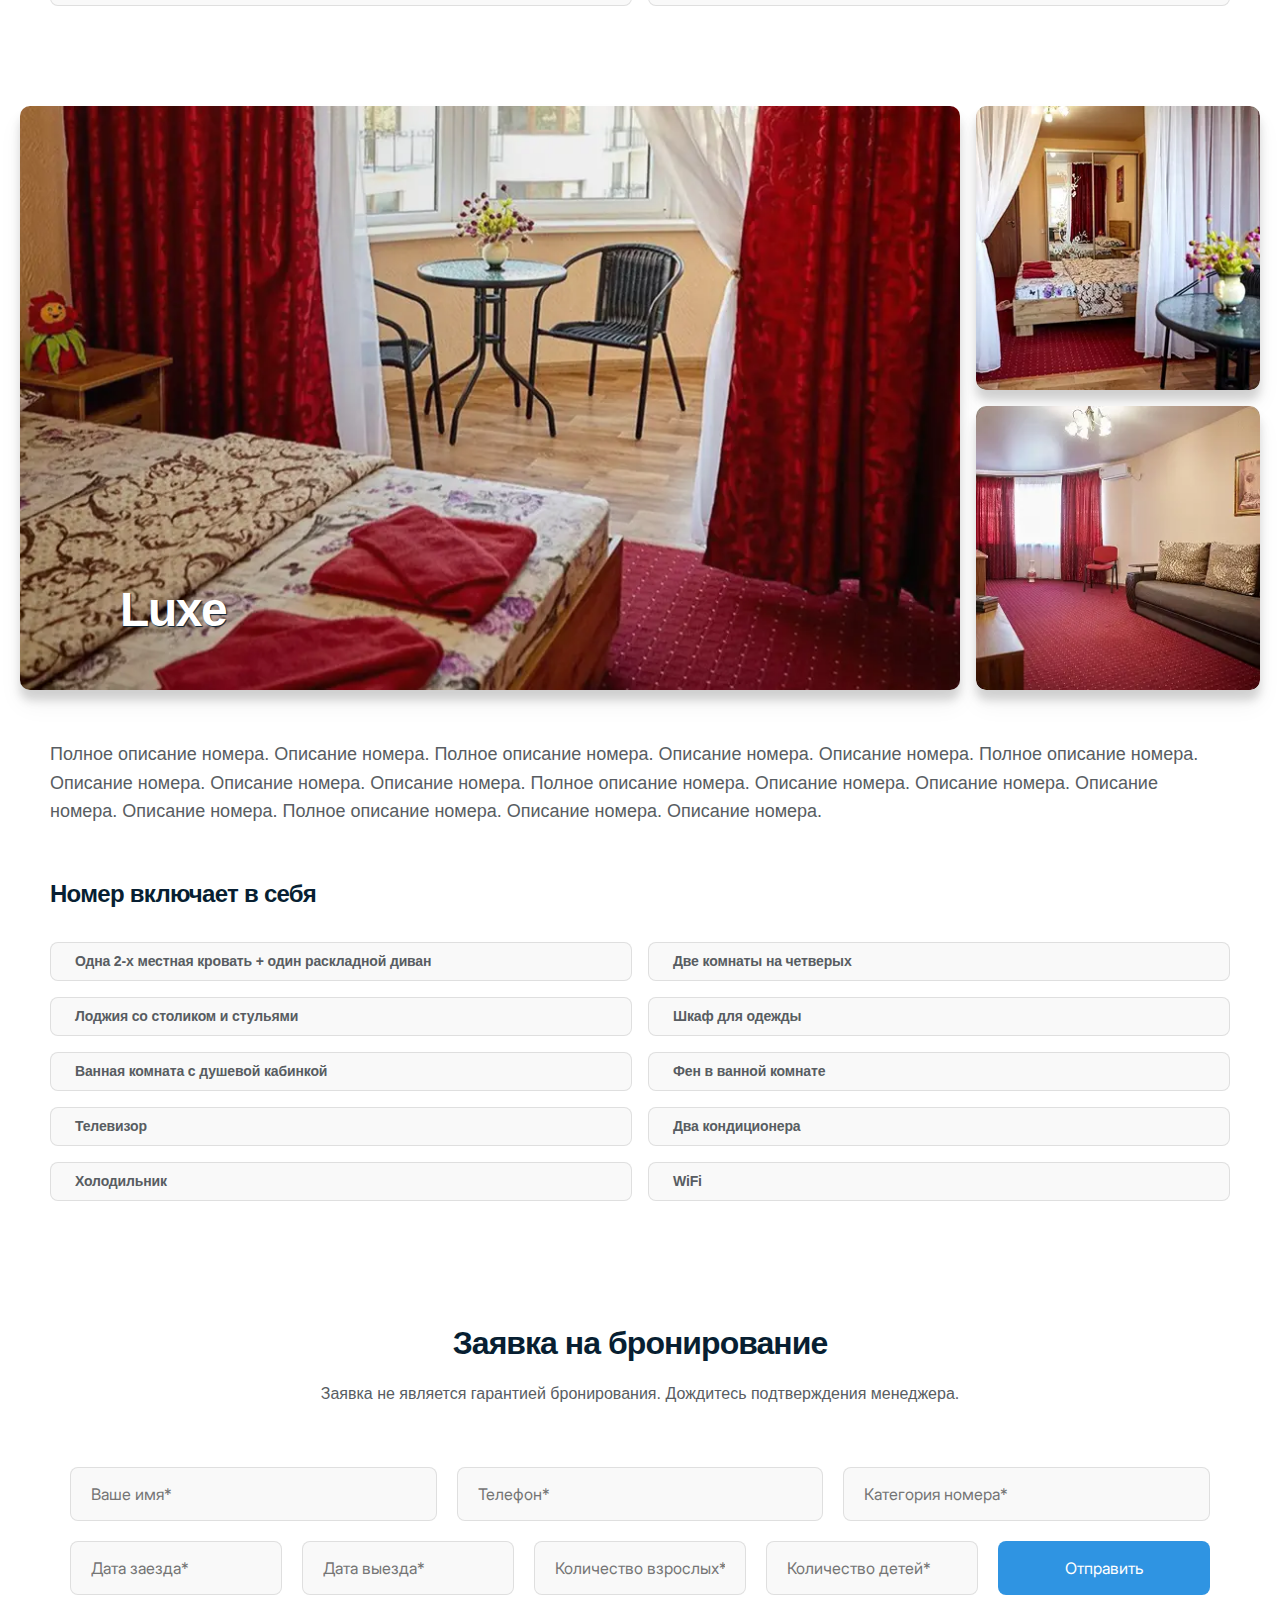
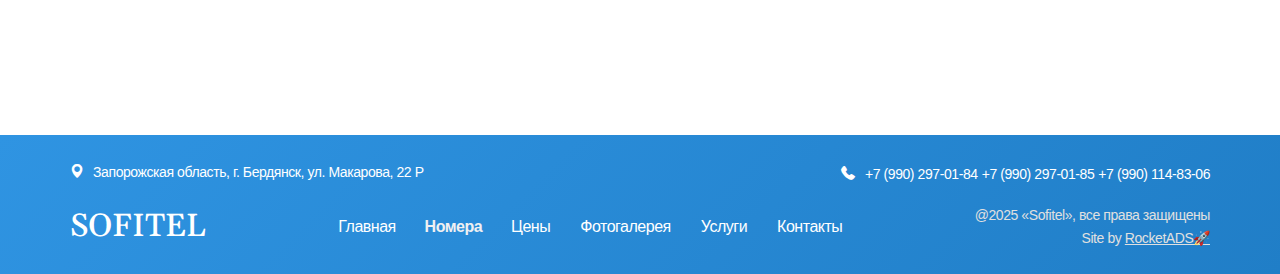
<file: rooms.html>
<!DOCTYPE html>
<html lang="ru">
<head>
	<meta charset="UTF-8">
	<meta name="viewport" content="width=device-width, initial-scale=1.0">
	
	<title>SOFITEL Бердянск | Идеальный отдых на Бердянской косе</title>
	
	<meta name="description"
		content="Погрузитесь в атмосферу спокойствия и комфорта в отеле SOFITEL на Бердянской косе. Отличное место для отдыха на Азовском побережье">
		
	<link rel="stylesheet" href="./css/style.min.css?_v=20250311154756">
</head>
<body id="Номера" data-page="rooms">
	<div id="preloader">
		<span>SOFITEL</span>
	</div>
	<div class="wrapper">
		<header class="header">
	<div class="container header__container">
		<div class="header__top">
			<div class="row header__row">
				<div class="col">
					<div class="header__address">
						<p>
							<i class="icon-mark"></i>
							<span>Запорожская область,<br>г. Бердянск, ул. Макарова, 22 Р</span>
						</p>
					</div>
				</div>
				<div class="col">
					<div class="header__tels">
						<a href="tel:+79902970184"><i class="icon-phone"></i>+7 (990) 297-01-84</a>
						<a href="tel:+79902970185"><i class="icon-phone d-none"></i>+7 (990) 297-01-85</a>
						<a href="tel:+79901148306"><i class="icon-phone d-none"></i>+7 (990) 114-83-06</a>
					</div>
				</div>
				<nav class="header__nav nav nav--mob">
					<ul>
						<li><a href="./" data-page="Главная">Главная</a></li>
						<li><a href="./rooms.html" data-page="Номера">Номера</a></li>
						<li><a href="./prices.html" data-page="Цены">Цены</a></li>
						<li><a href="./gallery.html" data-page="Фотогалерея">Фотогалерея</a></li>
						<li><a href="./services.html" data-page="Услуги">Услуги</a></li>
						<li><a href="./contacts.html" data-page="Контакты">Контакты</a></li>
					</ul>
				</nav>
			</div>
		</div>
		<div class="header__menu">
			<a href="./" class="logo logo-hd">SOFITEL</a>
			<span class="logo logo-mob-menu mob_menu_btn">MENU</span>
			<nav class="header__nav nav">
				<ul>
					<li><a href="./" data-page="Главная">Главная</a></li>
					<li><a href="./rooms.html" data-page="Номера">Номера</a></li>
					<li><a href="./prices.html" data-page="Цены">Цены</a></li>
					<li><a href="./gallery.html" data-page="Фотогалерея">Фотогалерея</a></li>
					<li><a href="./services.html" data-page="Услуги">Услуги</a></li>
					<li><a href="./contacts.html" data-page="Контакты">Контакты</a></li>
				</ul>
			</nav>
			<div class="header__btn">
				<a href="#booking" class="btn">Бронирование номера</a>
				<div class="burger mob_menu_btn">
					<span></span>
				</div>
			</div>
		</div>
	</div>
</header>
		<main class="main">
			<div class="page-bunner page-bunner--rooms">
				<div class="container">
					<div class="page-bunner__heading">
						<h1 class="page-bunner__title">Номера</h1>
						<p class="page-bunner__subtitle">
							Уборка номера - ежедневно,<br>смена полотенец – ежедневно, смена белья – раз в 3 дня.
						</p>
					</div>
				</div>
			</div>
			<section class="section">
				<article class="article">
					<div class="container">
						<div class="info-grid">
							<h2 class="info-grid__title">Номерной фонд</h2>
							<div class="info-grid__block">
								<div class="info-grid__item">
									<span class="info-grid__count">20 номеров</span>
									<span class="info-grid__type">Standart</span>
								</div>
								<div class="info-grid__item">
									<span class="info-grid__count">14 номеров</span>
									<span class="info-grid__type">DeLuxe</span>
								</div>
								<div class="info-grid__item">
									<span class="info-grid__count">10 номеров</span>
									<span class="info-grid__type">Luxe</span>
								</div>
							</div>
						</div>
					</div>
				</article>
			</section>

			<section class="section info-room">
				<div class="container container--extend">
					<div class="info-room__wrapper">
						<div class="info-room__gallery">
							<h2>Standart</h2>
							<div class="room-gallery">
								<div class="room-gallery__img">
									<picture><source srcset="./img/rooms/standart/standart_1.webp" type="image/webp"><img src="./img/rooms/standart/standart_1.jpg" alt="standart 1"></picture>
								</div>
								<div class="room-gallery__img">
									<picture><source srcset="./img/rooms/standart/standart_2.webp" type="image/webp"><img src="./img/rooms/standart/standart_2.jpg" alt="standart 2"></picture>
								</div>
								<div class="room-gallery__img">
									<picture><source srcset="./img/rooms/standart/standart_3.webp" type="image/webp"><img src="./img/rooms/standart/standart_3.jpg" alt="standart 3"></picture>
								</div>
							</div>
						</div>
						<div class="info-room__content">
							<div class="info-room__desc">
								<p>
									Полное описание номера. Описание номера. Полное описание номера. Описание номера. Описание номера. Полное описание номера. Описание номера. Описание номера. Описание номера. Полное описание номера. Описание номера. Описание номера. Описание номера. Описание номера. Полное описание номера. Описание номера. Описание номера.
								</p>
							</div>
							<div class="info-room__details">
								<h3>Номер включает в себя</h3>
								<ul>
									<li>Одна 2-х местная кровать или две одноместные</li>
									<li>Ванная комната с душевой кабинкой</li>
									<li>Телевизор</li>
									<li>WiFi</li>
									<li>Шкаф для одежды</li>
									<li>Фен в ванной комнате</li>
									<li>Кондиционер</li>
								</ul>
							</div>
						</div>
					</div>
				</div>
			</section>

			<section class="section info-room">
				<div class="container container--extend">
					<div class="info-room__wrapper">
						<div class="info-room__gallery">
							<h2>DeLuxe</h2>
							<div class="room-gallery">
								<div class="room-gallery__img">
									<picture><source srcset="./img/rooms/standart/DeLuxe_1.webp" type="image/webp"><img src="./img/rooms/standart/DeLuxe_1.jpg" alt="DeLuxe 1"></picture>
								</div>
								<div class="room-gallery__img">
									<picture><source srcset="./img/rooms/standart/DeLuxe_2.webp" type="image/webp"><img src="./img/rooms/standart/DeLuxe_2.jpg" alt="DeLuxe 2"></picture>
								</div>
								<div class="room-gallery__img">
									<picture><source srcset="./img/rooms/standart/DeLuxe_3.webp" type="image/webp"><img src="./img/rooms/standart/DeLuxe_3.jpg" alt="DeLuxe 3"></picture>
								</div>
							</div>
						</div>
						<div class="info-room__content">
							<div class="info-room__desc">
								<p>
									Полное описание номера. Описание номера. Полное описание номера. Описание номера. Описание номера. Полное описание номера. Описание номера. Описание номера. Описание номера. Полное описание номера. Описание номера. Описание номера. Описание номера. Описание номера. Полное описание номера. Описание номера. Описание номера.
								</p>
							</div>
							<div class="info-room__details">
								<h3>Номер включает в себя</h3>
								<ul>
									<li>Одна 2-х местная кровать + один раскладной диван</li>
									<li>Шкаф для одежды</li>
									<li>Ванная комната с душевой кабинкой</li>
									<li>Фен в ванной комнате</li>
									<li>Телевизор</li>
									<li>Кондиционер</li>
									<li>Холодильник</li>
									<li>WiFi</li>
								</ul>
							</div>
						</div>
					</div>
				</div>
			</section>

			<section class="section info-room">
				<div class="container container--extend">
					<div class="info-room__wrapper">
						<div class="info-room__gallery">
							<h2>Luxe</h2>
							<div class="room-gallery">
								<div class="room-gallery__img">
									<picture><source srcset="./img/rooms/standart/Luxe_1.webp" type="image/webp"><img src="./img/rooms/standart/Luxe_1.jpg" alt="Luxe 1"></picture>
								</div>
								<div class="room-gallery__img">
									<picture><source srcset="./img/rooms/standart/Luxe_2.webp" type="image/webp"><img src="./img/rooms/standart/Luxe_2.jpg" alt="Luxe 2"></picture>
								</div>
								<div class="room-gallery__img">
									<picture><source srcset="./img/rooms/standart/Luxe_3.webp" type="image/webp"><img src="./img/rooms/standart/Luxe_3.jpg" alt="Luxe 3"></picture>
								</div>
							</div>
						</div>
						<div class="info-room__content">
							<div class="info-room__desc">
								<p>
								Полное описание номера. Описание номера. Полное описание номера. Описание номера. Описание номера. Полное описание номера. Описание номера. Описание номера. Описание номера. Полное описание номера. Описание номера. Описание номера. Описание номера. Описание номера. Полное описание номера. Описание номера. Описание номера.
								</p>
							</div>
							<div class="info-room__details">
								<h3>Номер включает в себя</h3>
								<ul>
									<li>Одна 2-х местная кровать + один раскладной диван</li>
									<li>Две комнаты на четверых</li>
									<li>Лоджия со столиком и стульями</li>
									<li>Шкаф для одежды</li>
									<li>Ванная комната с душевой кабинкой</li>
									<li>Фен в ванной комнате</li>
									<li>Телевизор</li>
									<li>Два кондиционера</li>
									<li>Холодильник</li>
									<li>WiFi</li>
								</ul>
							</div>
						</div>
					</div>
				</div>
			</section>

		</main>
		<section class="section" id="booking">
	<article class="article">
		<div class="container">
			<div class="section__heading heading">
				<h2 class="heading__title">Заявка на бронирование</h2>		
				<span class="heading__subtitle">Заявка не является гарантией бронирования. Дождитесь подтверждения менеджера.</span>
			</div>
			<div class="form-block">
				<form class="form" id="form">
					<input class="form__item" type="text" placeholder="Ваше имя*" required>
					<input class="form__item" type="tel" placeholder="Телефон*" required>
					<input class="form__item" type="text" placeholder="Категория номера*" required>
					<input class="form__item" type="text" placeholder="Дата заезда*" required>
					<input class="form__item" type="text" placeholder="Дата выезда*" required>
					<input class="form__item" type="text" placeholder="Количество взрослых*" required>
					<input class="form__item" type="text" placeholder="Количество детей*" required>
					<button class="form__item" type="submit">Отправить</button>
				</form>
			</div>
		</div>
	</article>
</section>
		<footer class="footer">
	<div class="container">
		<div class="footer__top">
			<div class="row footer__row">
				<div class="col footer__col footer__info footer__info--mob">
					<span>@2025 «Sofitel», все права защищены</span>
					<span>Site by <a href="https://rocket-ads.ru">RocketADS🚀</a></span>
				</div>
				<div class="col footer__col">
					<span class="footer__col-title">Местоположение</span>
					<div class="footer__address">
						<p>
							<i class="icon-mark"></i>
							<span>Запорожская область, г. Бердянск, ул. Макарова, 22 Р</span>
						</p>
					</div>
				</div>
				<div class="col footer__col">
					<span class="footer__col-title">Позвоните нам</span>
					<div class="footer__tels">
						<i class="icon-phone"></i>
						<a href="tel:+79902970184">+7 (990) 297-01-84</a>
						<a href="tel:+79902970185">+7 (990) 297-01-85</a>
						<a href="tel:+79901148306">+7 (990) 114-83-06</a>
					</div>
				</div>
				<div class="col footer__col footer__logo footer__logo--mob">
					<a href="./" class="logo logo--white">SOFITEL</a>
				</div>
			</div>
		</div>
		<div class="footer__menu">
			<a href="./" class="logo logo--white">SOFITEL</a>
			<nav class="footer__nav">
				<ul>
					<li><a href="./" data-page="Главная">Главная</a></li>
					<li><a href="./rooms.html" data-page="Номера">Номера</a></li>
					<li><a href="./prices.html" data-page="Цены">Цены</a></li>
					<li><a href="./gallery.html" data-page="Фотогалерея">Фотогалерея</a></li>
					<li><a href="./services.html" data-page="Услуги">Услуги</a></li>
					<li><a href="./contacts.html" data-page="Контакты">Контакты</a></li>
				</ul>
			</nav>
			<div class="footer__info">
				<span>@2025 «Sofitel», все права защищены</span>
				<span>Site by <a href="https://rocket-ads.ru">RocketADS🚀</a></span>
			</div>
		</div>
	</div>
</footer>
	</div>

	<script src="./js/app.min.js?_v=20250311154756" defer></script>

</body>
</html>
</file>
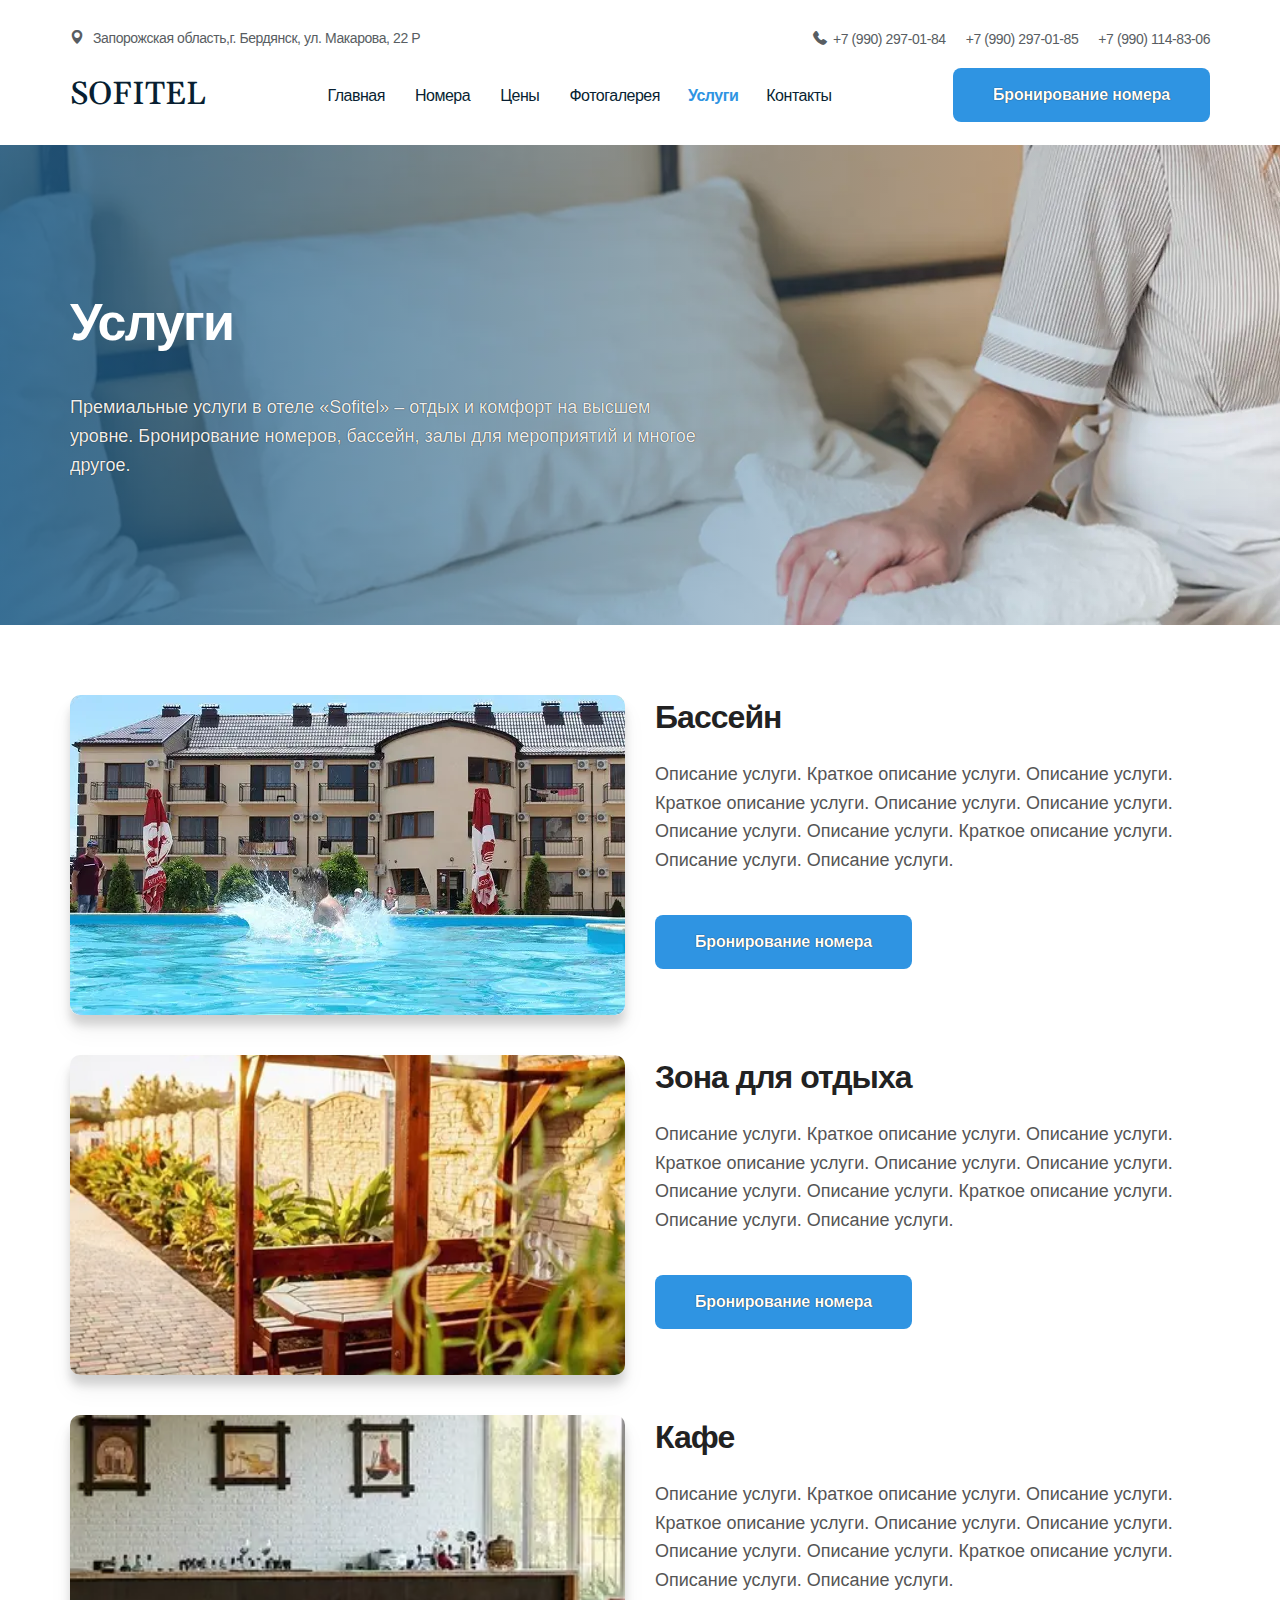
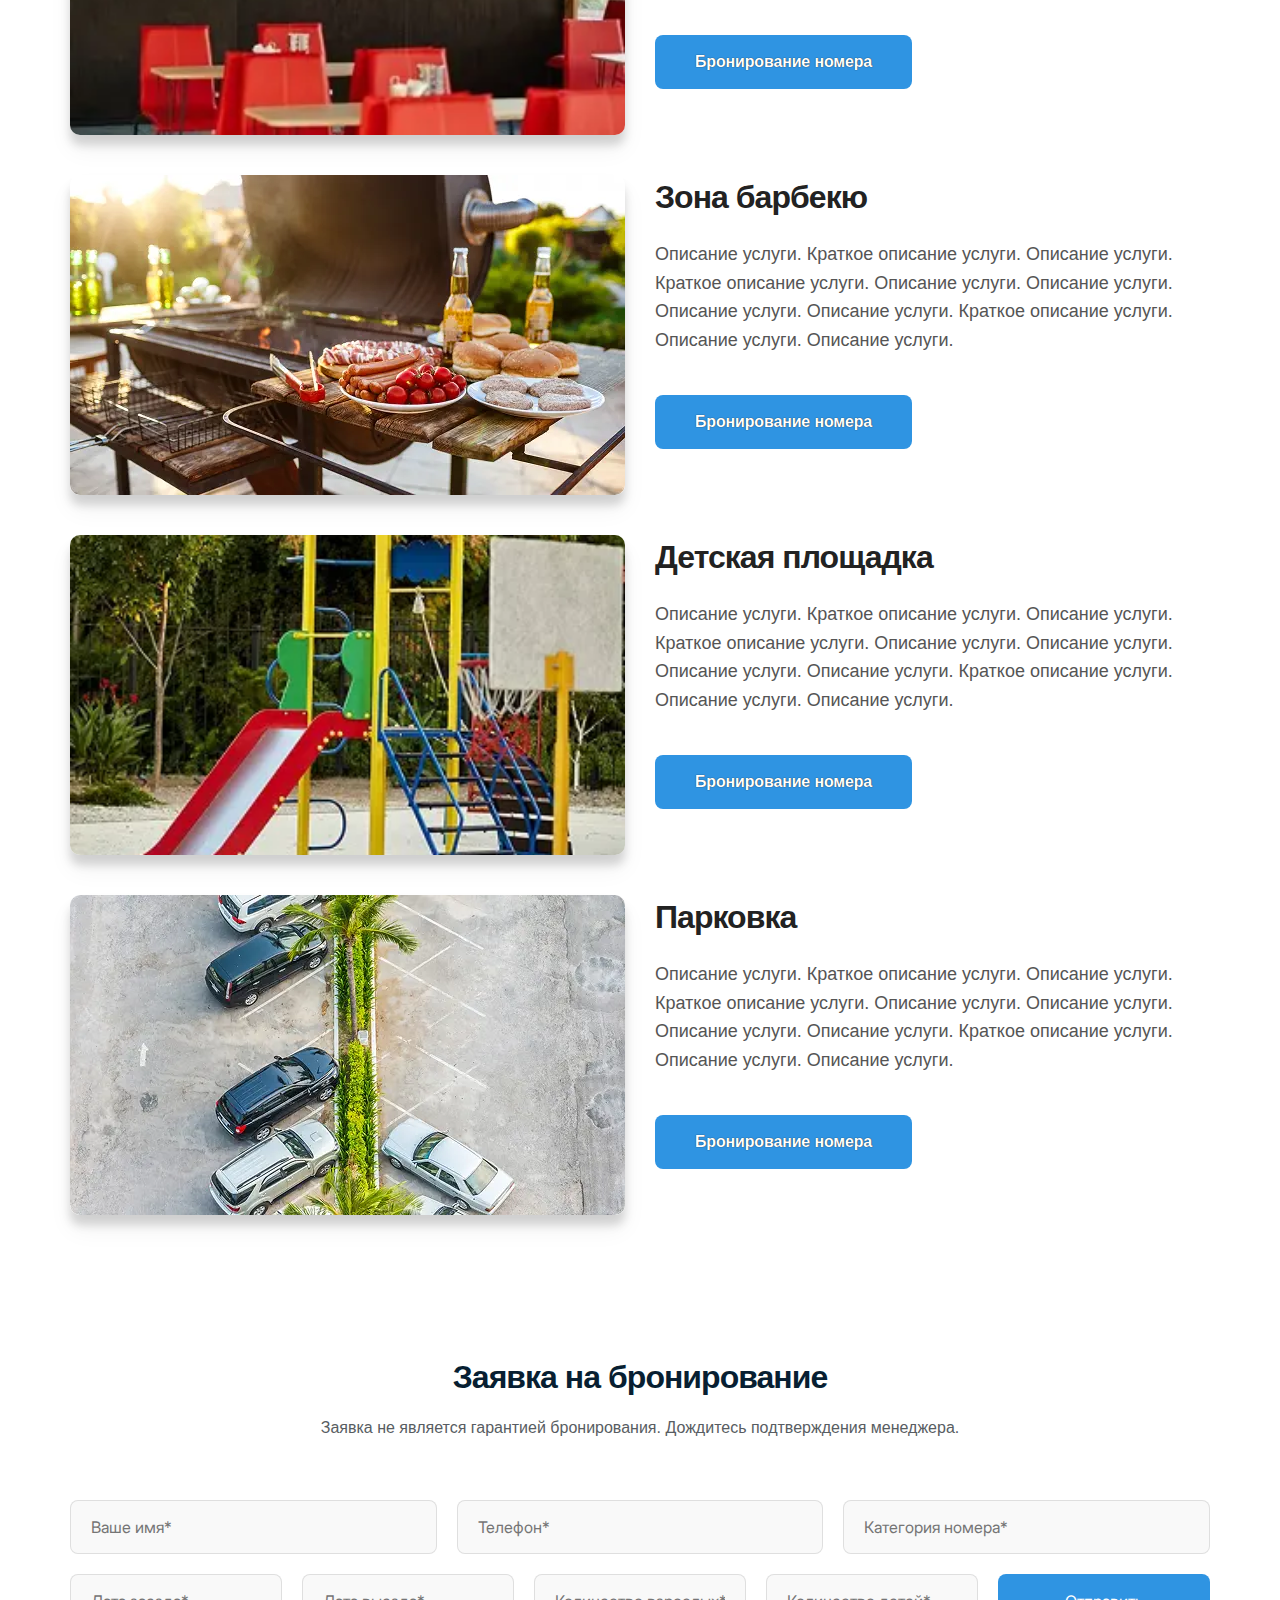
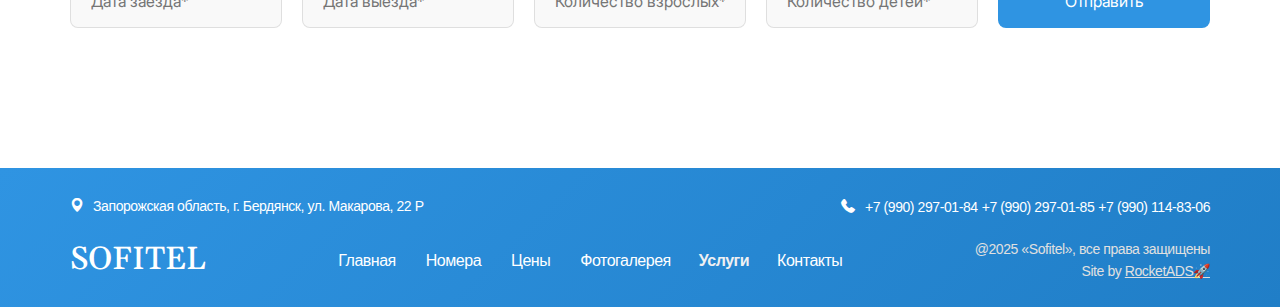
<file: services.html>
<!DOCTYPE html>
<html lang="ru">
<head>
	<meta charset="UTF-8">
	<meta name="viewport" content="width=device-width, initial-scale=1.0">
	
	<title>SOFITEL Бердянск | Идеальный отдых на Бердянской косе</title>
	
	<meta name="description"
		content="Погрузитесь в атмосферу спокойствия и комфорта в отеле SOFITEL на Бердянской косе. Отличное место для отдыха на Азовском побережье">
		
	<link rel="stylesheet" href="./css/style.min.css?_v=20250311154756">
</head>
<body id="Услуги" data-page="services">
	<div id="preloader">
		<span>SOFITEL</span>
	</div>
	<div class="wrapper">
		<header class="header">
	<div class="container header__container">
		<div class="header__top">
			<div class="row header__row">
				<div class="col">
					<div class="header__address">
						<p>
							<i class="icon-mark"></i>
							<span>Запорожская область,<br>г. Бердянск, ул. Макарова, 22 Р</span>
						</p>
					</div>
				</div>
				<div class="col">
					<div class="header__tels">
						<a href="tel:+79902970184"><i class="icon-phone"></i>+7 (990) 297-01-84</a>
						<a href="tel:+79902970185"><i class="icon-phone d-none"></i>+7 (990) 297-01-85</a>
						<a href="tel:+79901148306"><i class="icon-phone d-none"></i>+7 (990) 114-83-06</a>
					</div>
				</div>
				<nav class="header__nav nav nav--mob">
					<ul>
						<li><a href="./" data-page="Главная">Главная</a></li>
						<li><a href="./rooms.html" data-page="Номера">Номера</a></li>
						<li><a href="./prices.html" data-page="Цены">Цены</a></li>
						<li><a href="./gallery.html" data-page="Фотогалерея">Фотогалерея</a></li>
						<li><a href="./services.html" data-page="Услуги">Услуги</a></li>
						<li><a href="./contacts.html" data-page="Контакты">Контакты</a></li>
					</ul>
				</nav>
			</div>
		</div>
		<div class="header__menu">
			<a href="./" class="logo logo-hd">SOFITEL</a>
			<span class="logo logo-mob-menu mob_menu_btn">MENU</span>
			<nav class="header__nav nav">
				<ul>
					<li><a href="./" data-page="Главная">Главная</a></li>
					<li><a href="./rooms.html" data-page="Номера">Номера</a></li>
					<li><a href="./prices.html" data-page="Цены">Цены</a></li>
					<li><a href="./gallery.html" data-page="Фотогалерея">Фотогалерея</a></li>
					<li><a href="./services.html" data-page="Услуги">Услуги</a></li>
					<li><a href="./contacts.html" data-page="Контакты">Контакты</a></li>
				</ul>
			</nav>
			<div class="header__btn">
				<a href="#booking" class="btn">Бронирование номера</a>
				<div class="burger mob_menu_btn">
					<span></span>
				</div>
			</div>
		</div>
	</div>
</header>
		<main class="main">
			<div class="page-bunner page-bunner--services">
				<div class="container">
					<div class="page-bunner__heading">
						<h1 class="page-bunner__title">Услуги</h1>
						<p class="page-bunner__subtitle">
							Премиальные услуги в отеле «Sofitel» – отдых и комфорт на высшем уровне. Бронирование номеров, бассейн, залы для мероприятий и многое другое.
						</p>
					</div>
				</div>
			</div>

			<section class="section">
				<article class="article">
					<div class="container">
						<div class="service-cards">
							<div class="service-cards__service-card service-card">
								<div class="service-card__img">
									<picture><source srcset="./img/photos/sofitel_20.webp" type="image/webp"><img src="./img/photos/sofitel_20.jpg" alt="sofitel 20"></picture>
								</div>
								<div class="service-card__content">
									<h2 class="service-card__title">
										Бассейн
									</h2>
									<p class="service-card__text">
										Описание услуги. Краткое описание услуги. Описание услуги. Краткое описание услуги. Описание услуги. Описание услуги. Описание услуги.
										Описание услуги. Краткое описание услуги. Описание услуги. Описание услуги.
									</p>
									<div class="service-card__btn">
										<a href="#booking" class="btn">
											Бронирование номера
										</a>
									</div>
								</div>
							</div>
							<div class="service-cards__service-card service-card">
								<div class="service-card__img">
									<picture><source srcset="./img/photos/sofitel_5.webp" type="image/webp"><img src="./img/photos/sofitel_5.jpg" alt="sofitel 5"></picture>
								</div>
								<div class="service-card__content">
									<h2 class="service-card__title">
										Зона для отдыха
									</h2>
									<p class="service-card__text">
										Описание услуги. Краткое описание услуги. Описание услуги. Краткое описание услуги. Описание услуги. Описание
										услуги. Описание услуги.
										Описание услуги. Краткое описание услуги. Описание услуги. Описание услуги.
									</p>
									<div class="service-card__btn">
										<a href="#booking" class="btn">
											Бронирование номера
										</a>
									</div>
								</div>
							</div>
							<div class="service-cards__service-card service-card">
								<div class="service-card__img">
									<picture><source srcset="./img/photos/sofitel_4.webp" type="image/webp"><img src="./img/photos/sofitel_4.jpg" alt="sofitel 4"></picture>
								</div>
								<div class="service-card__content">
									<h2 class="service-card__title">
										Кафе
									</h2>
									<p class="service-card__text">
										Описание услуги. Краткое описание услуги. Описание услуги. Краткое описание услуги. Описание услуги. Описание
										услуги. Описание услуги.
										Описание услуги. Краткое описание услуги. Описание услуги. Описание услуги.
									</p>
									<div class="service-card__btn">
										<a href="#booking" class="btn">
											Бронирование номера
										</a>
									</div>
								</div>
							</div>
							<div class="service-cards__service-card service-card">
								<div class="service-card__img">
									<picture><source srcset="./img/photos/sofitel_21.webp" type="image/webp"><img src="./img/photos/sofitel_21.jpg" alt="sofitel 21"></picture>
								</div>
								<div class="service-card__content">
									<h2 class="service-card__title">
										Зона барбекю
									</h2>
									<p class="service-card__text">
										Описание услуги. Краткое описание услуги. Описание услуги. Краткое описание услуги. Описание услуги. Описание
										услуги. Описание услуги.
										Описание услуги. Краткое описание услуги. Описание услуги. Описание услуги.
									</p>
									<div class="service-card__btn">
										<a href="#booking" class="btn">
											Бронирование номера
										</a>
									</div>
								</div>
							</div>
							<div class="service-cards__service-card service-card">
								<div class="service-card__img">
									<picture><source srcset="./img/photos/sofitel_15.webp" type="image/webp"><img src="./img/photos/sofitel_15.jpg" alt="sofitel 15"></picture>
								</div>
								<div class="service-card__content">
									<h2 class="service-card__title">
										Детская площадка
									</h2>
									<p class="service-card__text">
										Описание услуги. Краткое описание услуги. Описание услуги. Краткое описание услуги. Описание услуги. Описание
										услуги. Описание услуги.
										Описание услуги. Краткое описание услуги. Описание услуги. Описание услуги.
									</p>
									<div class="service-card__btn">
										<a href="#booking" class="btn">
											Бронирование номера
										</a>
									</div>
								</div>
							</div>
							<div class="service-cards__service-card service-card">
								<div class="service-card__img">
									<picture><source srcset="./img/photos/sofitel_22.webp" type="image/webp"><img src="./img/photos/sofitel_22.jpg" alt="sofitel 22"></picture>
								</div>
								<div class="service-card__content">
									<h2 class="service-card__title">
										Парковка
									</h2>
									<p class="service-card__text">
										Описание услуги. Краткое описание услуги. Описание услуги. Краткое описание услуги. Описание услуги. Описание
										услуги. Описание услуги.
										Описание услуги. Краткое описание услуги. Описание услуги. Описание услуги.
									</p>
									<div class="service-card__btn">
										<a href="#booking" class="btn">
											Бронирование номера
										</a>
									</div>
								</div>
							</div>
						</div>
					</div>
				</article>
			</section>

		</main>
		<section class="section" id="booking">
	<article class="article">
		<div class="container">
			<div class="section__heading heading">
				<h2 class="heading__title">Заявка на бронирование</h2>		
				<span class="heading__subtitle">Заявка не является гарантией бронирования. Дождитесь подтверждения менеджера.</span>
			</div>
			<div class="form-block">
				<form class="form" id="form">
					<input class="form__item" type="text" placeholder="Ваше имя*" required>
					<input class="form__item" type="tel" placeholder="Телефон*" required>
					<input class="form__item" type="text" placeholder="Категория номера*" required>
					<input class="form__item" type="text" placeholder="Дата заезда*" required>
					<input class="form__item" type="text" placeholder="Дата выезда*" required>
					<input class="form__item" type="text" placeholder="Количество взрослых*" required>
					<input class="form__item" type="text" placeholder="Количество детей*" required>
					<button class="form__item" type="submit">Отправить</button>
				</form>
			</div>
		</div>
	</article>
</section>
		<footer class="footer">
	<div class="container">
		<div class="footer__top">
			<div class="row footer__row">
				<div class="col footer__col footer__info footer__info--mob">
					<span>@2025 «Sofitel», все права защищены</span>
					<span>Site by <a href="https://rocket-ads.ru">RocketADS🚀</a></span>
				</div>
				<div class="col footer__col">
					<span class="footer__col-title">Местоположение</span>
					<div class="footer__address">
						<p>
							<i class="icon-mark"></i>
							<span>Запорожская область, г. Бердянск, ул. Макарова, 22 Р</span>
						</p>
					</div>
				</div>
				<div class="col footer__col">
					<span class="footer__col-title">Позвоните нам</span>
					<div class="footer__tels">
						<i class="icon-phone"></i>
						<a href="tel:+79902970184">+7 (990) 297-01-84</a>
						<a href="tel:+79902970185">+7 (990) 297-01-85</a>
						<a href="tel:+79901148306">+7 (990) 114-83-06</a>
					</div>
				</div>
				<div class="col footer__col footer__logo footer__logo--mob">
					<a href="./" class="logo logo--white">SOFITEL</a>
				</div>
			</div>
		</div>
		<div class="footer__menu">
			<a href="./" class="logo logo--white">SOFITEL</a>
			<nav class="footer__nav">
				<ul>
					<li><a href="./" data-page="Главная">Главная</a></li>
					<li><a href="./rooms.html" data-page="Номера">Номера</a></li>
					<li><a href="./prices.html" data-page="Цены">Цены</a></li>
					<li><a href="./gallery.html" data-page="Фотогалерея">Фотогалерея</a></li>
					<li><a href="./services.html" data-page="Услуги">Услуги</a></li>
					<li><a href="./contacts.html" data-page="Контакты">Контакты</a></li>
				</ul>
			</nav>
			<div class="footer__info">
				<span>@2025 «Sofitel», все права защищены</span>
				<span>Site by <a href="https://rocket-ads.ru">RocketADS🚀</a></span>
			</div>
		</div>
	</div>
</footer>
	</div>

	<script src="./js/app.min.js?_v=20250311154756" defer></script>

</body>
</html>
</file>
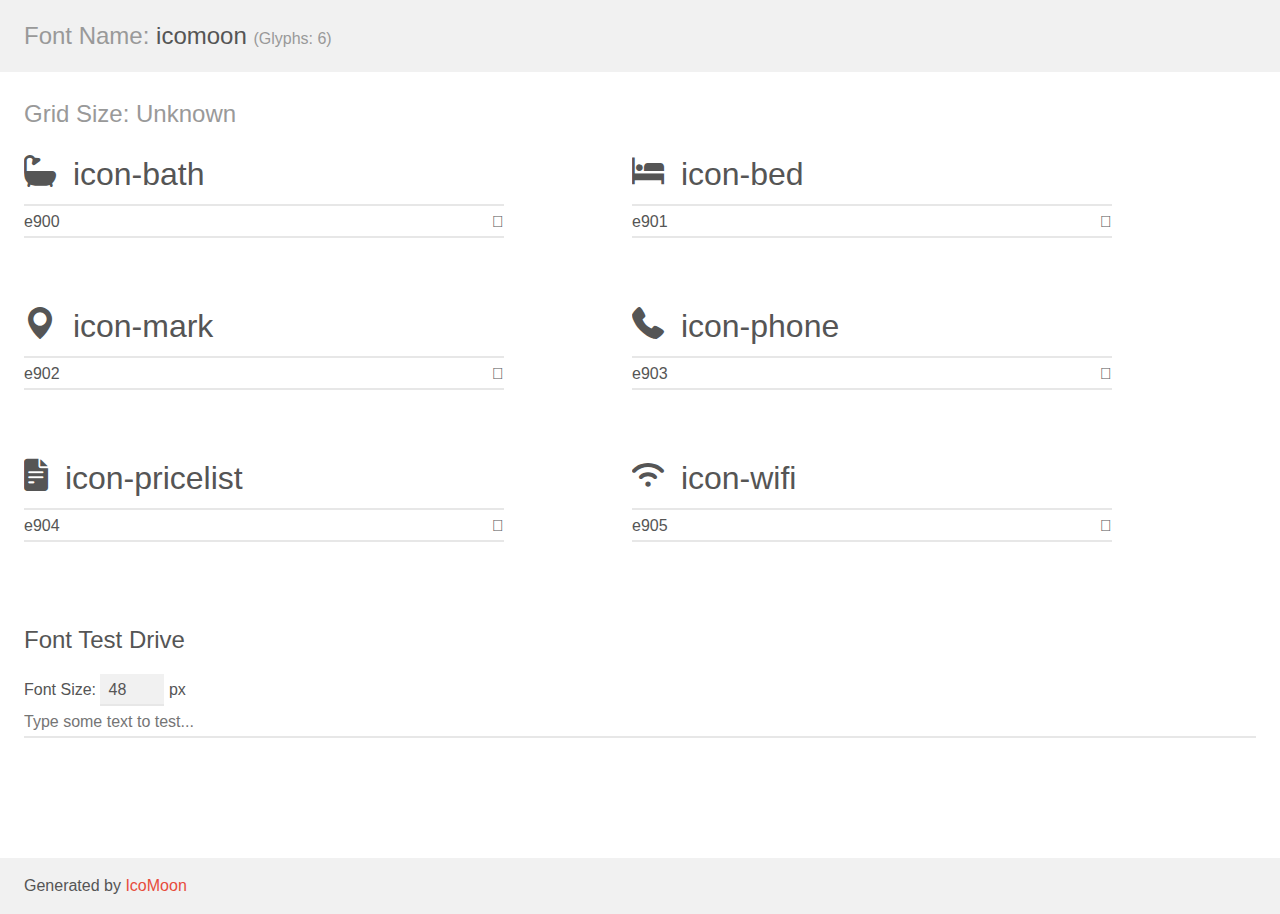
<file: assets/icon/demo.html>
<!doctype html>
<html>
<head>
    <meta charset="utf-8">
    <title>IcoMoon Demo</title>
    <meta name="description" content="An Icon Font Generated By IcoMoon.io">
    <meta name="viewport" content="width=device-width, initial-scale=1">
    <link rel="stylesheet" href="demo-files/demo.css">
    <link rel="stylesheet" href="ifontsstyle.css"></head>
<body>
    <div class="bgc1 clearfix">
        <h1 class="mhmm mvm"><span class="fgc1">Font Name:</span> icomoon <small class="fgc1">(Glyphs:&nbsp;6)</small></h1>
    </div>
    <div class="clearfix mhl ptl">
        <h1 class="mvm mtn fgc1">Grid Size: Unknown</h1>
        <div class="glyph fs1">
            <div class="clearfix bshadow0 pbs">
                <span class="icon-bath"></span>
                <span class="mls"> icon-bath</span>
            </div>
            <fieldset class="fs0 size1of1 clearfix hidden-false">
                <input type="text" readonly value="e900" class="unit size1of2" />
                <input type="text" maxlength="1" readonly value="&#xe900;" class="unitRight size1of2 talign-right" />
            </fieldset>
            <div class="fs0 bshadow0 clearfix hidden-true">
                <span class="unit pvs fgc1">liga: </span>
                <input type="text" readonly value="" class="liga unitRight" />
            </div>
        </div>
        <div class="glyph fs1">
            <div class="clearfix bshadow0 pbs">
                <span class="icon-bed"></span>
                <span class="mls"> icon-bed</span>
            </div>
            <fieldset class="fs0 size1of1 clearfix hidden-false">
                <input type="text" readonly value="e901" class="unit size1of2" />
                <input type="text" maxlength="1" readonly value="&#xe901;" class="unitRight size1of2 talign-right" />
            </fieldset>
            <div class="fs0 bshadow0 clearfix hidden-true">
                <span class="unit pvs fgc1">liga: </span>
                <input type="text" readonly value="" class="liga unitRight" />
            </div>
        </div>
        <div class="glyph fs1">
            <div class="clearfix bshadow0 pbs">
                <span class="icon-mark"></span>
                <span class="mls"> icon-mark</span>
            </div>
            <fieldset class="fs0 size1of1 clearfix hidden-false">
                <input type="text" readonly value="e902" class="unit size1of2" />
                <input type="text" maxlength="1" readonly value="&#xe902;" class="unitRight size1of2 talign-right" />
            </fieldset>
            <div class="fs0 bshadow0 clearfix hidden-true">
                <span class="unit pvs fgc1">liga: </span>
                <input type="text" readonly value="" class="liga unitRight" />
            </div>
        </div>
        <div class="glyph fs1">
            <div class="clearfix bshadow0 pbs">
                <span class="icon-phone"></span>
                <span class="mls"> icon-phone</span>
            </div>
            <fieldset class="fs0 size1of1 clearfix hidden-false">
                <input type="text" readonly value="e903" class="unit size1of2" />
                <input type="text" maxlength="1" readonly value="&#xe903;" class="unitRight size1of2 talign-right" />
            </fieldset>
            <div class="fs0 bshadow0 clearfix hidden-true">
                <span class="unit pvs fgc1">liga: </span>
                <input type="text" readonly value="" class="liga unitRight" />
            </div>
        </div>
        <div class="glyph fs1">
            <div class="clearfix bshadow0 pbs">
                <span class="icon-pricelist"></span>
                <span class="mls"> icon-pricelist</span>
            </div>
            <fieldset class="fs0 size1of1 clearfix hidden-false">
                <input type="text" readonly value="e904" class="unit size1of2" />
                <input type="text" maxlength="1" readonly value="&#xe904;" class="unitRight size1of2 talign-right" />
            </fieldset>
            <div class="fs0 bshadow0 clearfix hidden-true">
                <span class="unit pvs fgc1">liga: </span>
                <input type="text" readonly value="" class="liga unitRight" />
            </div>
        </div>
        <div class="glyph fs1">
            <div class="clearfix bshadow0 pbs">
                <span class="icon-wifi"></span>
                <span class="mls"> icon-wifi</span>
            </div>
            <fieldset class="fs0 size1of1 clearfix hidden-false">
                <input type="text" readonly value="e905" class="unit size1of2" />
                <input type="text" maxlength="1" readonly value="&#xe905;" class="unitRight size1of2 talign-right" />
            </fieldset>
            <div class="fs0 bshadow0 clearfix hidden-true">
                <span class="unit pvs fgc1">liga: </span>
                <input type="text" readonly value="" class="liga unitRight" />
            </div>
        </div>
    </div>

    <!--[if gt IE 8]><!-->
    <div class="mhl clearfix mbl">
        <h1>Font Test Drive</h1>
        <label>
            Font Size: <input id="fontSize" type="number" class="textbox0 mbm"
            min="8" value="48" />
            px
        </label>
        <input id="testText" type="text" class="phl size1of1 mvl"
        placeholder="Type some text to test..." value=""/>
        <div id="testDrive" class="icon-" style="font-family: icomoon">&nbsp;
        </div>
    </div>
    <!--<![endif]-->
    <div class="bgc1 clearfix">
        <p class="mhl">Generated by <a href="https://icomoon.io/app">IcoMoon</a></p>
    </div>

    <script src="demo-files/demo.js"></script>
</body>
</html>
</file>
<file: assets/icon/demo-files/demo.css>
body {
  padding: 0;
  margin: 0;
  font-family: sans-serif;
  font-size: 1em;
  line-height: 1.5;
  color: #555;
  background: #fff;
}
h1 {
  font-size: 1.5em;
  font-weight: normal;
}
small {
  font-size: .66666667em;
}
a {
  color: #e74c3c;
  text-decoration: none;
}
a:hover, a:focus {
  box-shadow: 0 1px #e74c3c;
}
.bshadow0, input {
  box-shadow: inset 0 -2px #e7e7e7;
}
input:hover {
  box-shadow: inset 0 -2px #ccc;
}
input, fieldset {
  font-family: sans-serif;
  font-size: 1em;
  margin: 0;
  padding: 0;
  border: 0;
}
input {
  color: inherit;
  line-height: 1.5;
  height: 1.5em;
  padding: .25em 0;
}
input:focus {
  outline: none;
  box-shadow: inset 0 -2px #449fdb;
}
.glyph {
  font-size: 16px;
  width: 15em;
  padding-bottom: 1em;
  margin-right: 4em;
  margin-bottom: 1em;
  float: left;
  overflow: hidden;
}
.liga {
  width: 80%;
  width: calc(100% - 2.5em);
}
.talign-right {
  text-align: right;
}
.talign-center {
  text-align: center;
}
.bgc1 {
  background: #f1f1f1;
}
.fgc1 {
  color: #999;
}
.fgc0 {
  color: #000;
}
p {
  margin-top: 1em;
  margin-bottom: 1em;
}
.mvm {
  margin-top: .75em;
  margin-bottom: .75em;
}
.mtn {
  margin-top: 0;
}
.mtl, .mal {
  margin-top: 1.5em;
}
.mbl, .mal {
  margin-bottom: 1.5em;
}
.mal, .mhl {
  margin-left: 1.5em;
  margin-right: 1.5em;
}
.mhmm {
  margin-left: 1em;
  margin-right: 1em;
}
.mls {
  margin-left: .25em;
}
.ptl {
  padding-top: 1.5em;
}
.pbs, .pvs {
  padding-bottom: .25em;
}
.pvs, .pts {
  padding-top: .25em;
}
.unit {
  float: left;
}
.unitRight {
  float: right;
}
.size1of2 {
  width: 50%;
}
.size1of1 {
  width: 100%;
}
.clearfix:before, .clearfix:after {
  content: " ";
  display: table;
}
.clearfix:after {
  clear: both;
}
.hidden-true {
  display: none;
}
.textbox0 {
  width: 3em;
  background: #f1f1f1;
  padding: .25em .5em;
  line-height: 1.5;
  height: 1.5em;
}
#testDrive {
  display: block;
  padding-top: 24px;
  line-height: 1.5;
}
.fs0 {
  font-size: 16px;
}
.fs1 {
  font-size: 32px;
}
</file>
<file: assets/icon/ifontsstyle.css>
@font-face {
  font-family: 'icomoon';
  src:  url('fonts/icomoon.eot?v7jkou');
  src:  url('fonts/icomoon.eot?v7jkou#iefix') format('embedded-opentype'),
    url('fonts/icomoon.ttf?v7jkou') format('truetype'),
    url('fonts/icomoon.woff?v7jkou') format('woff'),
    url('fonts/icomoon.svg?v7jkou#icomoon') format('svg');
  font-weight: normal;
  font-style: normal;
  font-display: block;
}

[class^="icon-"], [class*=" icon-"] {
  /* use !important to prevent issues with browser extensions that change fonts */
  font-family: 'icomoon' !important;
  speak: never;
  font-style: normal;
  font-weight: normal;
  font-variant: normal;
  text-transform: none;
  line-height: 1;

  /* Better Font Rendering =========== */
  -webkit-font-smoothing: antialiased;
  -moz-osx-font-smoothing: grayscale;
}

.icon-bath:before {
  content: "\e900";
}
.icon-bed:before {
  content: "\e901";
}
.icon-mark:before {
  content: "\e902";
}
.icon-phone:before {
  content: "\e903";
}
.icon-pricelist:before {
  content: "\e904";
}
.icon-wifi:before {
  content: "\e905";
}
</file>
<file: css/style.min.css>
@charset "UTF-8";@font-face{font-family:icomoon;src:url(../assets/icon/fonts/icomoon.eot?v7jkou);src:url(../assets/icon/fonts/icomoon.eot?v7jkou#iefix) format('embedded-opentype'),url(../assets/icon/fonts/icomoon.ttf?v7jkou) format('truetype'),url(../assets/icon/fonts/icomoon.woff?v7jkou) format('woff'),url(../assets/icon/fonts/icomoon.svg?v7jkou#icomoon) format('svg');font-weight:400;font-style:normal;font-display:block}[class*=" icon-"],[class^=icon-]{font-family:icomoon!important;speak:never;font-style:normal;font-weight:400;font-variant:normal;text-transform:none;line-height:1;-webkit-font-smoothing:antialiased;-moz-osx-font-smoothing:grayscale}.icon-bath:before{content:"\e900"}.icon-bed:before{content:"\e901"}.icon-mark:before{content:"\e902"}.icon-phone:before{content:"\e903"}.icon-pricelist:before{content:"\e904"}.icon-wifi:before{content:"\e905"}#preloader{position:fixed;width:100%;height:100%;background:#fff;display:-webkit-box;display:-ms-flexbox;display:flex;-webkit-box-align:center;-ms-flex-align:center;align-items:center;-webkit-box-pack:center;-ms-flex-pack:center;justify-content:center;font-family:var(--third-family);font-size:32px;font-weight:700;color:#2f94e2;z-index:9999;-webkit-transition:opacity .5s ease,visibility .5s ease;transition:opacity .5s ease,visibility .5s ease}#preloader.hidden{opacity:0;visibility:hidden}@font-face{font-family:Gelasio;font-display:swap;src:url(../fonts/Gelasio-MediumItalic.woff2) format("woff2"),url(../fonts/Gelasio-MediumItalic.woff) format("woff");font-weight:500;font-style:italic}@font-face{font-family:Inter_28pt;font-display:swap;src:url(../fonts/Inter_28pt-Italic.woff2) format("woff2"),url(../fonts/Inter_28pt-Italic.woff) format("woff");font-weight:400;font-style:italic}@font-face{font-family:Gelasio;font-display:swap;src:url(../fonts/Gelasio-Medium.woff2) format("woff2"),url(../fonts/Gelasio-Medium.woff) format("woff");font-weight:500;font-style:normal}@font-face{font-family:Inter_28pt;font-display:swap;src:url(../fonts/Inter_28pt-Medium.woff2) format("woff2"),url(../fonts/Inter_28pt-Medium.woff) format("woff");font-weight:500;font-style:normal}@font-face{font-family:Inter_28pt;font-display:swap;src:url(../fonts/Inter_28pt-MediumItalic.woff2) format("woff2"),url(../fonts/Inter_28pt-MediumItalic.woff) format("woff");font-weight:500;font-style:italic}@font-face{font-family:Inter_28pt;font-display:swap;src:url(../fonts/Inter_28pt-SemiBold.woff2) format("woff2"),url(../fonts/Inter_28pt-SemiBold.woff) format("woff");font-weight:600;font-style:normal}@font-face{font-family:Inter_28pt;font-display:swap;src:url(../fonts/Inter_28pt-SemiBoldItalic.woff2) format("woff2"),url(../fonts/Inter_28pt-SemiBoldItalic.woff) format("woff");font-weight:600;font-style:italic}@font-face{font-family:Inter_28pt;font-display:swap;src:url(../fonts/Inter_28pt-Regular.woff2) format("woff2"),url(../fonts/Inter_28pt-Regular.woff) format("woff");font-weight:400;font-style:normal}@font-face{font-family:Poppins;font-display:swap;src:url(../fonts/Poppins-Italic.woff2) format("woff2"),url(../fonts/Poppins-Italic.woff) format("woff");font-weight:400;font-style:italic}@font-face{font-family:Poppins;font-display:swap;src:url(../fonts/Poppins-Regular.woff2) format("woff2"),url(../fonts/Poppins-Regular.woff) format("woff");font-weight:400;font-style:normal}*{margin:0;padding:0;-webkit-box-sizing:border-box;box-sizing:border-box}html{font-size:16px;-webkit-text-size-adjust:100%;-moz-text-size-adjust:100%;-ms-text-size-adjust:100%;text-size-adjust:100%}ol,ul{list-style:none}a{text-decoration:none;color:inherit}button,input,select,textarea{font-family:inherit;font-size:inherit;background:0 0;border:none;outline:0}body{font-family:Inter_28pt,sans-serif;line-height:1.5;text-rendering:optimizeSpeed;-webkit-font-smoothing:antialiased}body,html{height:100%;width:100%}img{display:block;max-width:100%;height:auto}a:focus,button:focus,input:focus,select:focus,textarea:focus{outline:0}table{border-collapse:collapse;border-spacing:0}blockquote,q{quotes:none}blockquote::after,blockquote::before,q::after,q::before{content:"";content:none}button,input,optgroup,select,textarea{margin:0;padding:0;line-height:inherit}iframe,video{max-width:100%}:root{--clr-main:#2f94e2;--clr-black:#081f32;--clr-gray:#585d62;--clr-smoke:#eff0f2;--clr-light:#f9f9f9;--clr-white:#fff;--font-family:"Inter",sans-serif;--second-family:"Poppins",sans-serif;--third-family:"Gelasio",serif}html{scroll-behavior:smooth}.wrapper{min-height:100vh;display:-webkit-box;display:-ms-flexbox;display:flex;-webkit-box-orient:vertical;-webkit-box-direction:normal;-ms-flex-direction:column;flex-direction:column}main{-webkit-box-flex:1;-ms-flex:1 1 auto;flex:1 1 auto}.container{margin:0 auto;max-width:1180px;width:100%;height:100%;padding:0 20px}.container--extend{max-width:1385px}.row{width:100%;display:-webkit-box;display:-ms-flexbox;display:flex;-webkit-box-align:center;-ms-flex-align:center;align-items:center;-webkit-box-pack:justify;-ms-flex-pack:justify;justify-content:space-between}.col{max-width:50%;width:100%}.btn{padding:15px 40px;display:inline-block;font-family:var(--font-family);font-size:16px;font-weight:600;line-height:150%;letter-spacing:-.01em;text-align:center;color:#fff;background-color:var(--clr-main);border-radius:8px;text-shadow:0 0 1px #000;-webkit-transition:.2s;transition:.2s;cursor:pointer}.btn:hover{background-color:#027fdf}.btn-reduced{font-size:14px}.f-stretch{-webkit-box-align:stretch;-ms-flex-align:stretch;align-items:stretch}.header{padding:26px 0 23px}.header__top i{margin-right:6px;font-size:14px;line-height:1;color:var(--clr-gray)}.header__top.active{top:0}.header__address p{font-family:var(--font-family);font-weight:400;font-size:14px;line-height:150%;letter-spacing:-.03em;color:var(--clr-gray)}.header__address p br{display:none}.header__tels{text-align:end}.header__tels a{font-family:var(--font-family);font-weight:400;font-size:14px;line-height:150%;letter-spacing:-.03em;color:var(--clr-gray);-webkit-transition:.2s;transition:.2s}.header__tels a:hover{color:var(--clr-main)}.header__tels a:not(:last-child){margin-right:16px}.header__menu{margin-top:18px;width:100%;display:-webkit-box;display:-ms-flexbox;display:flex;-webkit-box-align:center;-ms-flex-align:center;align-items:center;-webkit-box-pack:justify;-ms-flex-pack:justify;justify-content:space-between}.header__btn .burger{display:none;width:24px;height:24px;position:relative;cursor:pointer;z-index:99}.header__btn .burger span{position:absolute;left:50%;top:50%;-webkit-transform:translate(-50%,-50%);-ms-transform:translate(-50%,-50%);transform:translate(-50%,-50%);width:100%;height:2px;background:#585d62;-webkit-transition:.2s;transition:.2s}.header__btn .burger::after,.header__btn .burger::before{content:"";position:absolute;left:0;width:100%;height:2px;background:#585d62;-webkit-transition:.2s;transition:.2s}.header__btn .burger::before{top:5px}.header__btn .burger::after{bottom:5px}.header__btn .burger.active span{width:0}.header__btn .burger.active::before{top:11px;-webkit-transform:rotate(45deg);-ms-transform:rotate(45deg);transform:rotate(45deg)}.header__btn .burger.active::after{bottom:11px;-webkit-transform:rotate(-45deg);-ms-transform:rotate(-45deg);transform:rotate(-45deg)}.logo{font-family:var(--third-family);font-weight:500;font-size:32px;line-height:150%;color:var(--clr-black)}.logo--white{color:var(--clr-white)}.nav ul{display:-webkit-box;display:-ms-flexbox;display:flex;-webkit-box-align:center;-ms-flex-align:center;align-items:center;-webkit-box-pack:center;-ms-flex-pack:center;justify-content:center;gap:30px}.nav ul li a{display:inline-block;font-family:var(--font-family);font-weight:400;font-size:16px;line-height:150%;letter-spacing:-.03em;color:var(--clr-black);-webkit-transition:.2s;transition:.2s}.nav ul li a:hover{color:var(--clr-main)}.nav ul li a.active{position:relative;color:transparent}.nav ul li a.active::before{content:attr(data-page);position:absolute;top:50%;left:50%;-webkit-transform:translate(-50%,-50%);-ms-transform:translate(-50%,-50%);transform:translate(-50%,-50%);color:var(--clr-main);font-size:16px;font-weight:600;-webkit-transition:.3s;transition:.3s}.nav--mob{display:none}.logo-mob-menu{display:none;position:relative;z-index:99}.logo-mob-menu.active{display:inline-block}@-webkit-keyframes slideDown{from{-webkit-transform:translateY(-100%);transform:translateY(-100%)}to{-webkit-transform:translateY(0);transform:translateY(0)}}@keyframes slideDown{from{-webkit-transform:translateY(-100%);transform:translateY(-100%)}to{-webkit-transform:translateY(0);transform:translateY(0)}}.form{width:100%;display:-webkit-box;display:-ms-flexbox;display:flex;-webkit-box-pack:justify;-ms-flex-pack:justify;justify-content:space-between;-ms-flex-wrap:wrap;flex-wrap:wrap}.form__item{height:54px;margin-bottom:20px;font-size:16px;border:1px solid rgba(0,0,0,.1);border-radius:8px;padding:15px 20px;background-color:var(--clr-light)}.form__item:nth-child(n+1){max-width:calc(33.333% - 13px);width:100%}.form__item:nth-child(n+4){max-width:calc(20% - 16px);width:100%}.form button{color:#fff;border:none;background-color:var(--clr-main);border-radius:8px;-webkit-transition:.2s;transition:.2s;cursor:pointer}.form button:hover{background:#027fdf}.section{padding:50px 0}.article{padding:20px 0}.heading{margin-bottom:20px;display:-webkit-box;display:-ms-flexbox;display:flex;-webkit-box-orient:vertical;-webkit-box-direction:normal;-ms-flex-direction:column;flex-direction:column;-webkit-box-align:center;-ms-flex-align:center;align-items:center;-webkit-box-pack:center;-ms-flex-pack:center;justify-content:center;gap:15px}.heading__title{font-family:var(--font-family);font-weight:600;font-size:32px;line-height:140%;letter-spacing:-.03em;color:var(--clr-black)}.heading__subtitle{margin-bottom:40px;font-family:var(--font-family);font-weight:400;font-size:16px;line-height:160%;text-align:center;color:var(--clr-gray)}.footer{margin-top:50px;padding:26px 0 23px;background:#fff linear-gradient(135deg,#2f94e2 0,#207ec7 100%)}.footer__top i{margin-right:6px;font-size:14px;line-height:1;color:var(--clr-white)}.footer__address p{font-family:var(--font-family);font-weight:400;font-size:14px;line-height:150%;letter-spacing:-.03em;color:var(--clr-white)}.footer__tels{text-align:end}.footer__tels a{font-family:var(--font-family);font-weight:400;font-size:14px;line-height:150%;letter-spacing:-.03em;color:var(--clr-white);-webkit-transition:.2s;transition:.2s}.footer__tels a:hover{color:var(--clr-black)}.footer__menu{margin-top:18px;width:100%;display:-webkit-box;display:-ms-flexbox;display:flex;-webkit-box-align:center;-ms-flex-align:center;align-items:center;-webkit-box-pack:justify;-ms-flex-pack:justify;justify-content:space-between}.footer__nav ul{display:-webkit-box;display:-ms-flexbox;display:flex;-webkit-box-align:center;-ms-flex-align:center;align-items:center;-webkit-box-pack:center;-ms-flex-pack:center;justify-content:center;gap:30px}.footer__nav ul li a{display:inline-block;font-family:var(--font-family);font-weight:400;font-size:16px;line-height:150%;letter-spacing:-.03em;color:var(--clr-white);-webkit-transition:.2s;transition:.2s}.footer__nav ul li a:hover{color:var(--clr-smoke)}.footer__nav ul li a.active{position:relative;color:transparent}.footer__nav ul li a.active::before{content:attr(data-page);position:absolute;top:50%;left:50%;-webkit-transform:translate(-50%,-50%);-ms-transform:translate(-50%,-50%);transform:translate(-50%,-50%);color:var(--clr-smoke);font-size:16px;font-weight:600;-webkit-transition:.3s;transition:.3s}.footer__info{display:-webkit-box;display:-ms-flexbox;display:flex;-webkit-box-orient:vertical;-webkit-box-direction:normal;-ms-flex-direction:column;flex-direction:column;-webkit-box-align:end;-ms-flex-align:end;align-items:flex-end}.footer__info span{font-family:var(--font-family);font-weight:400;font-size:14px;line-height:160%;letter-spacing:-.03em;text-align:right;color:#e0e0e0}.footer__info span a{text-decoration:underline;-webkit-text-decoration-skip-ink:none;text-decoration-skip-ink:none}.footer__info--mob{-webkit-box-orient:horizontal;-webkit-box-direction:normal;-ms-flex-direction:row;flex-direction:row;-ms-flex-wrap:wrap;flex-wrap:wrap;-webkit-box-align:center;-ms-flex-align:center;align-items:center;-webkit-box-pack:start;-ms-flex-pack:start;justify-content:flex-start}.footer__info--mob span{letter-spacing:1px;font-size:14px}.footer__col-title{display:inline-block;margin-bottom:9px;font-family:var(--font-family);letter-spacing:1px;font-size:18px;font-weight:500;color:var(--clr-white);line-height:160%}@media screen and (min-width:993px){.header__top i.d-none{display:none}}@media (min-width:993px){.footer__info--mob,.footer__logo--mob{display:none}.footer__col-title{display:none}}@media (max-width:1200px){.form__item:nth-child(6),.form__item:nth-child(7){font-size:13px}}@media (max-width:992px){.btn{padding:10px 25px}.header{padding:10px 0 10px}.header__container{display:-webkit-box;display:-ms-flexbox;display:flex;-webkit-box-orient:vertical;-webkit-box-direction:reverse;-ms-flex-direction:column-reverse;flex-direction:column-reverse}.header__row{max-width:100%;padding-top:50px;display:-webkit-box;display:-ms-flexbox;display:flex;-webkit-box-orient:vertical;-webkit-box-direction:reverse;-ms-flex-direction:column-reverse;flex-direction:column-reverse;-webkit-box-align:center;-ms-flex-align:center;align-items:center;gap:40px;overflow-y:auto}.header__row .col{max-width:240px;text-align:start}.header__address p{text-align:center}.header__address p i.icon-mark{display:none}.header__address p br{display:inline-block}.header__tels{display:-webkit-box;display:-ms-flexbox;display:flex;-webkit-box-orient:vertical;-webkit-box-direction:normal;-ms-flex-direction:column;flex-direction:column;-webkit-box-align:center;-ms-flex-align:center;align-items:center;gap:16px}.header__tels a{font-size:16px}.header__tels a:not(:last-child){margin-right:0}.header__menu{margin-top:0}.header__menu.sticky{padding:10px 20px;position:fixed;top:0;left:0;width:100%;-webkit-backdrop-filter:blur(10px);backdrop-filter:blur(10px);background:rgba(246,246,246,.75);-webkit-transform:translateY(-100%);-ms-transform:translateY(-100%);transform:translateY(-100%);-webkit-animation:slideDown .3s forwards;animation:slideDown .3s forwards;z-index:99}.header__nav{display:none}.header__btn a{display:none}.header__btn .burger{display:block}.nav--mob{display:block;margin-bottom:40px}.nav--mob ul{-webkit-box-orient:vertical;-webkit-box-direction:normal;-ms-flex-direction:column;flex-direction:column;gap:20px}.nav--mob ul li a{font-size:20px}.nav--mob ul li a.active::before{font-size:20px}.form__item:nth-child(1),.form__item:nth-child(2),.form__item:nth-child(n+4){max-width:calc(50% - 10px)}.form__item:nth-child(3),.form__item:nth-child(8){max-width:100%}.footer__address p{font-size:16px;letter-spacing:.5px}.footer__address i{display:none}.footer__tels{display:-webkit-box;display:-ms-flexbox;display:flex;-webkit-box-orient:horizontal;-webkit-box-direction:normal;-ms-flex-direction:row;flex-direction:row;-ms-flex-wrap:wrap;flex-wrap:wrap;-webkit-box-pack:start;-ms-flex-pack:start;justify-content:flex-start;gap:20px}.footer__tels i{display:none}.footer__tels a{font-size:16px;letter-spacing:.5px;line-height:180%}.footer__row{max-width:640px;width:100%;margin:0 auto;display:-webkit-box;display:-ms-flexbox;display:flex;-webkit-box-orient:vertical;-webkit-box-direction:reverse;-ms-flex-direction:column-reverse;flex-direction:column-reverse}.footer__col{max-width:100%;padding:24px 0;text-align:start}.footer__col:not(:first-child){border-bottom:1px solid rgba(255,255,255,.4)}}@media screen and (max-width:992px){.header__top{padding-top:75px;padding-bottom:30px;position:fixed;top:-110%;left:0;width:100%;height:100%;-webkit-backdrop-filter:blur(20px);backdrop-filter:blur(20px);background:rgba(246,246,246,.75);-webkit-transition:.5s ease-in-out;transition:.5s ease-in-out;overflow-y:auto;z-index:98}.footer__menu{display:none}}@media (max-width:768px){.btn{font-size:14px}.btn-reduced{font-size:12px}}@media (max-width:640px){.form__item:nth-child(1),.form__item:nth-child(2){max-width:100%}}@media (max-width:600px){.section{padding:30px 0}}@media (max-width:545px){.heading{gap:8px}.heading__title{font-size:28px;text-align:center;line-height:110%}.heading__subtitle{margin-bottom:10px;font-size:14px}}@media (max-width:520px){.footer__tels{-webkit-box-orient:vertical;-webkit-box-direction:normal;-ms-flex-direction:column;flex-direction:column;-webkit-box-align:start;-ms-flex-align:start;align-items:flex-start;gap:16px}}@media (max-width:475px){.logo{font-size:28px}}@media (max-width:425px){.form__item:nth-child(n+4){max-width:100%}.form__item:nth-child(6),.form__item:nth-child(7){font-size:16px}}@media (max-width:345px){.footer__info--mob span{width:100%;font-size:12px;text-align:center}}
</file>
